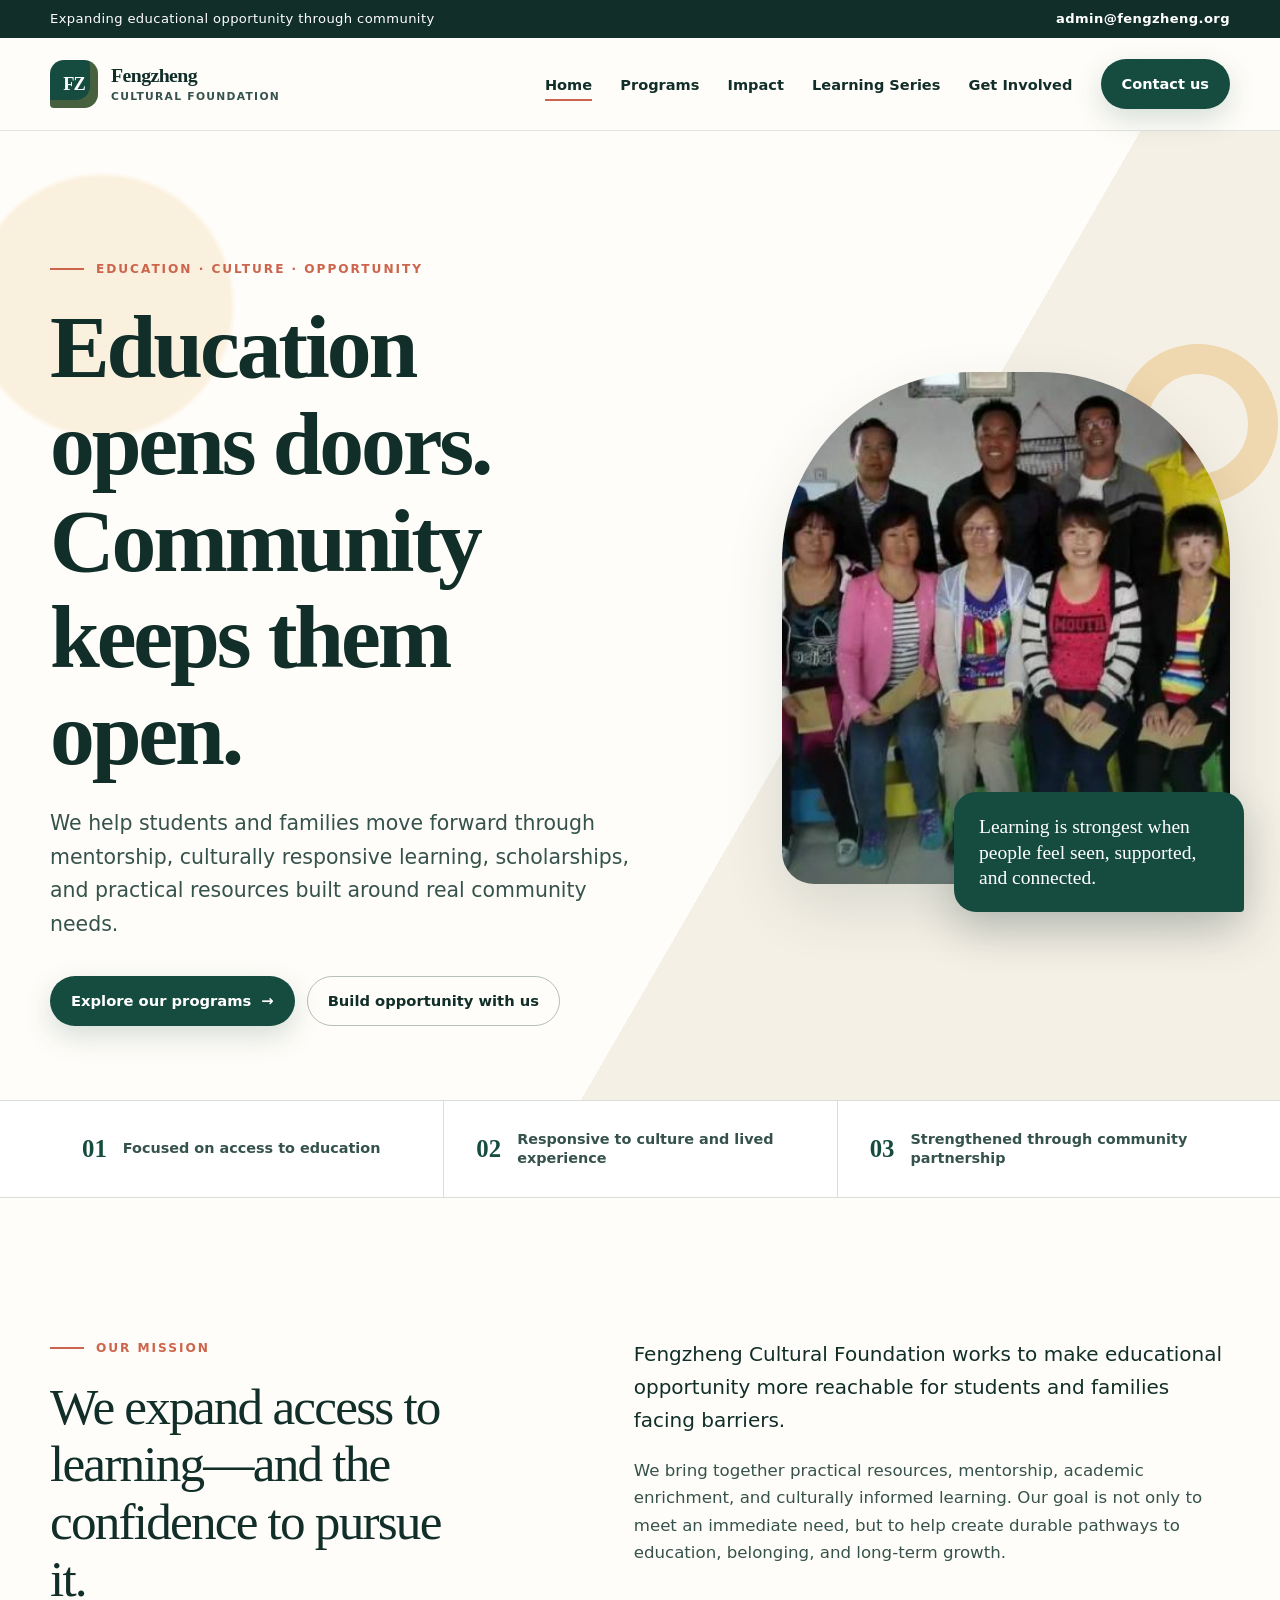
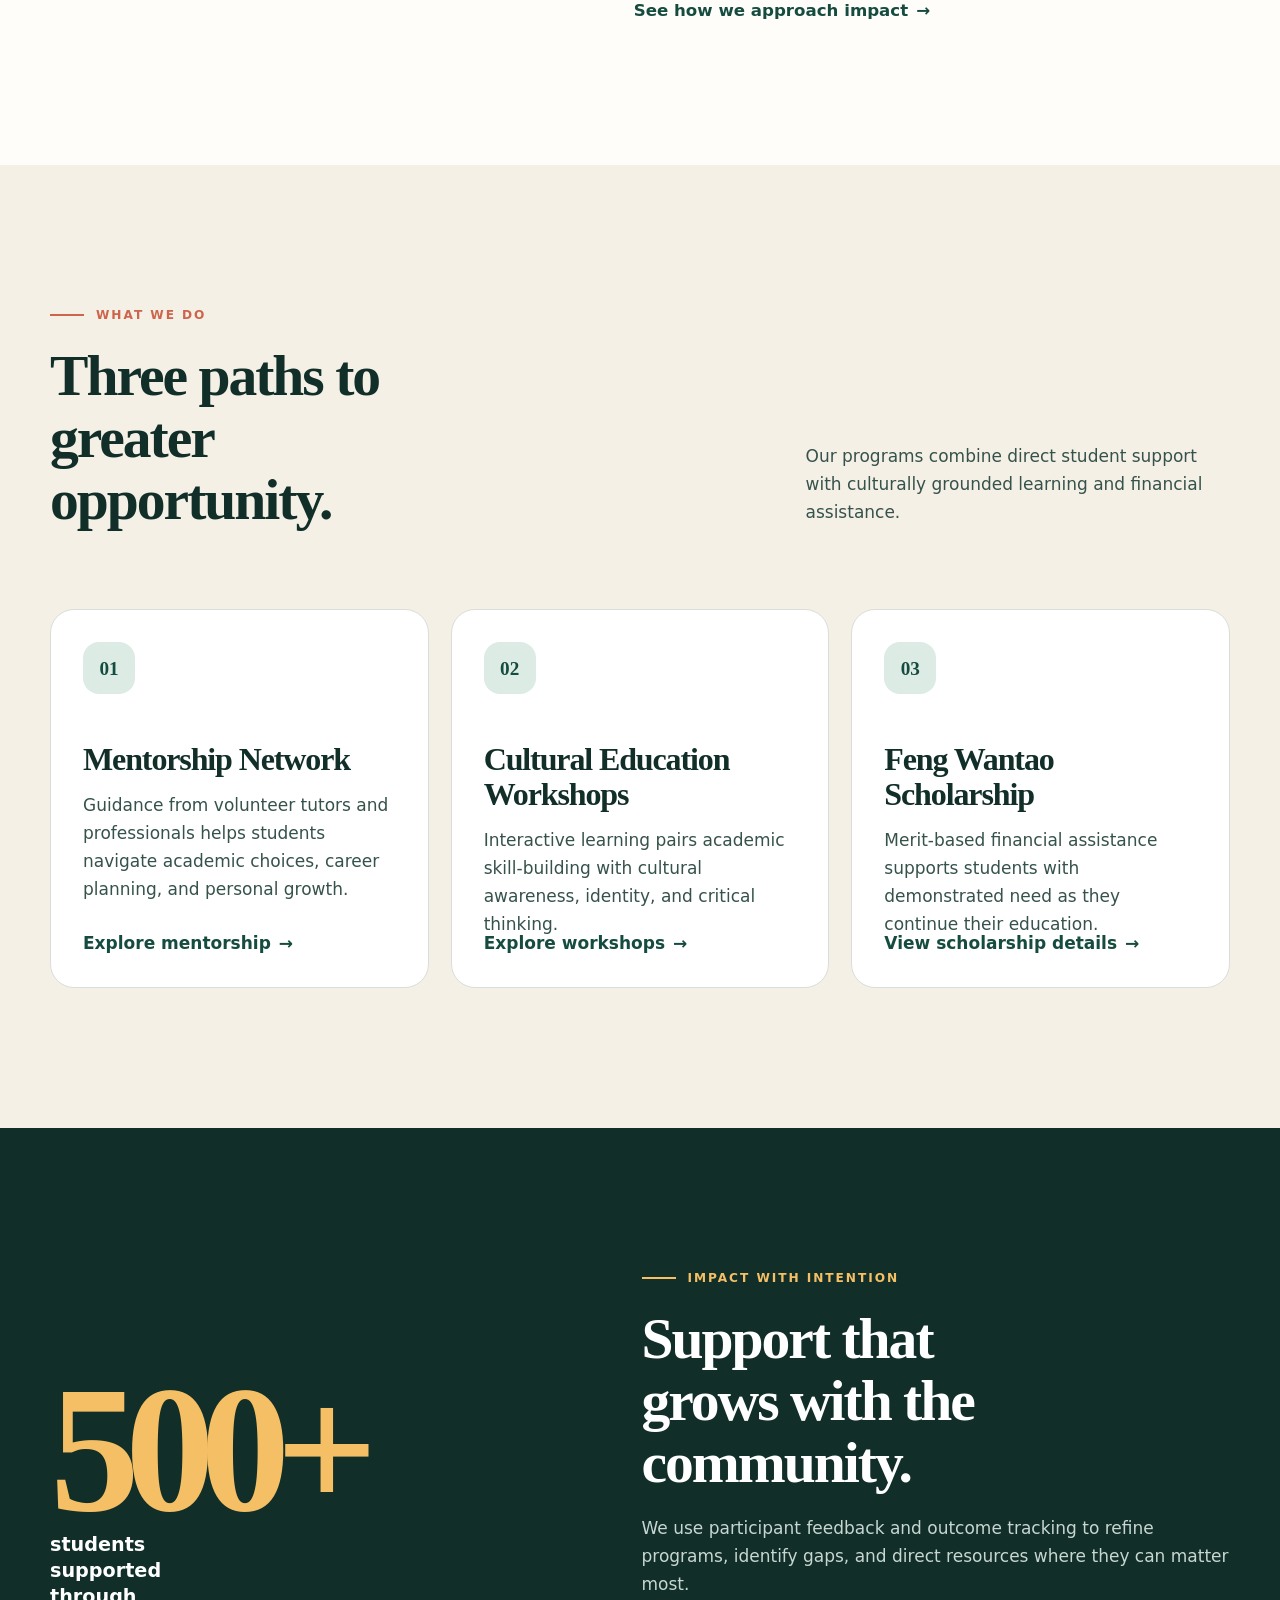
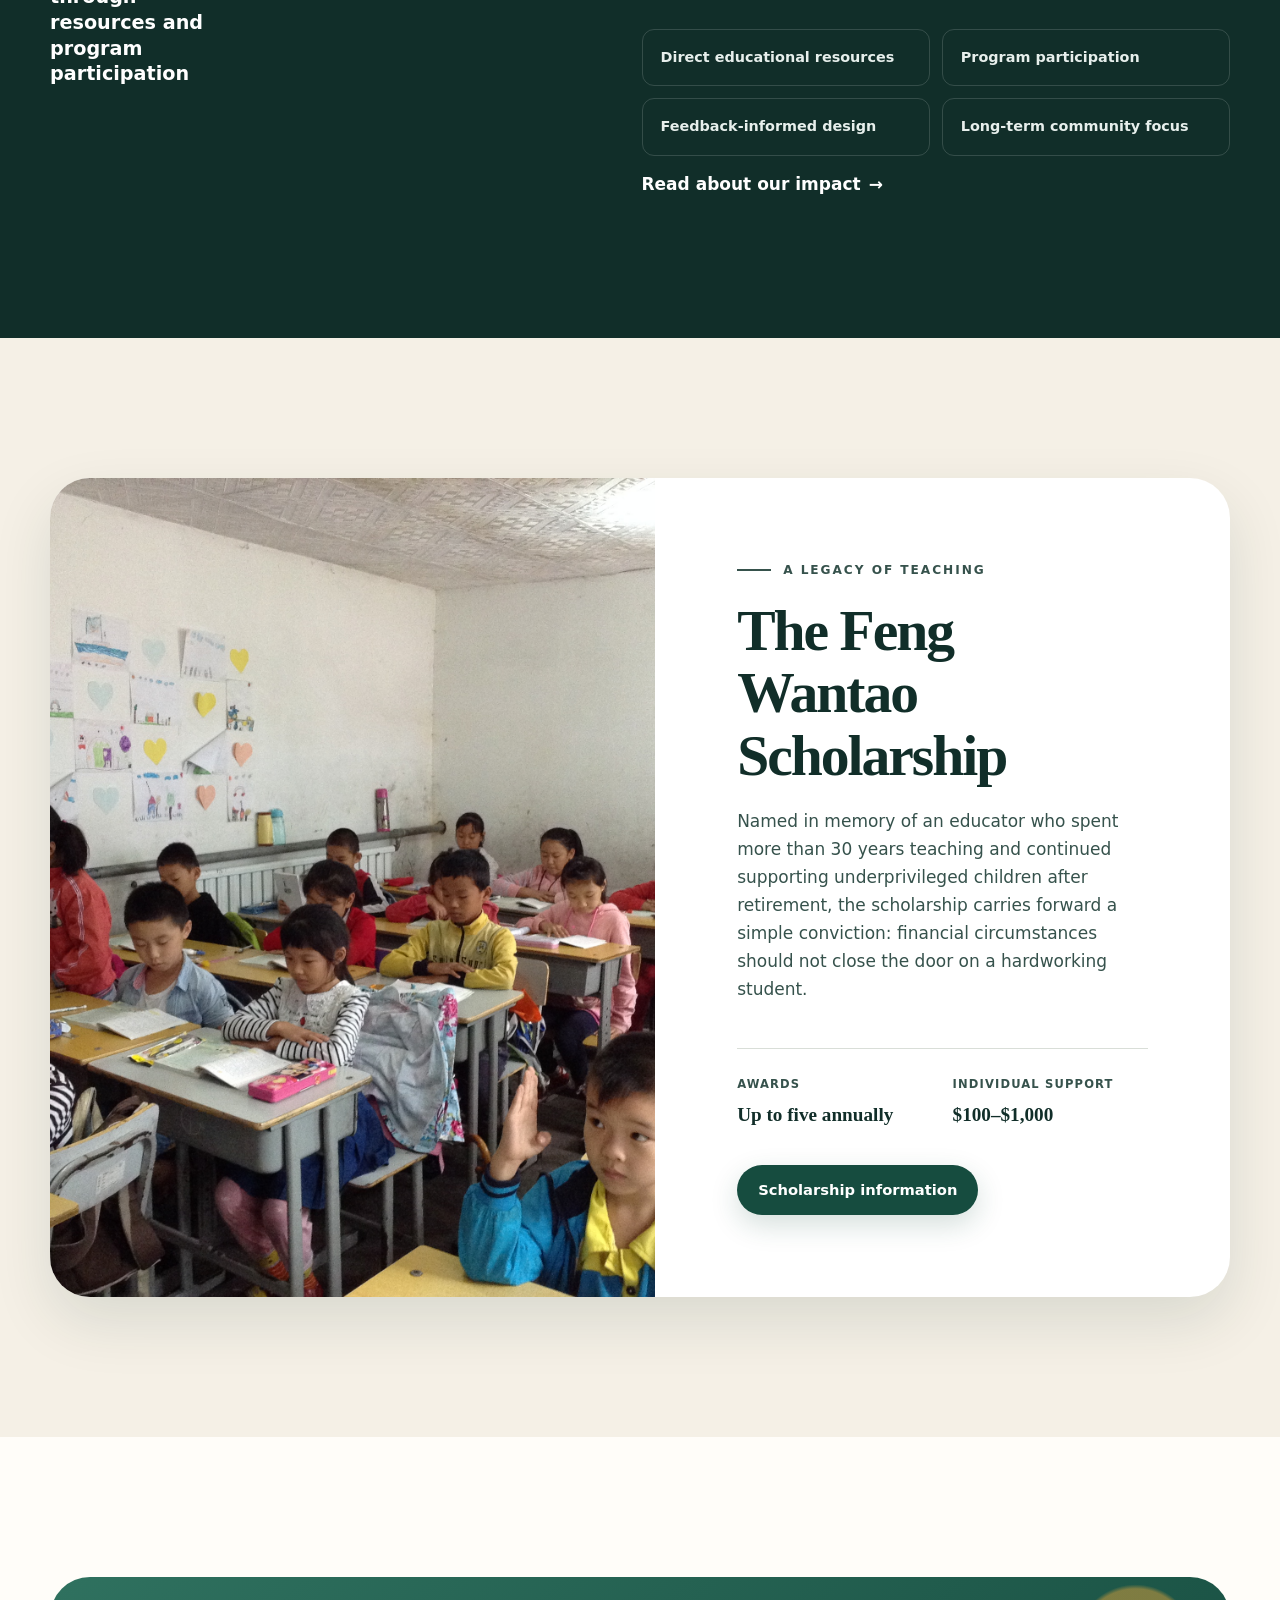
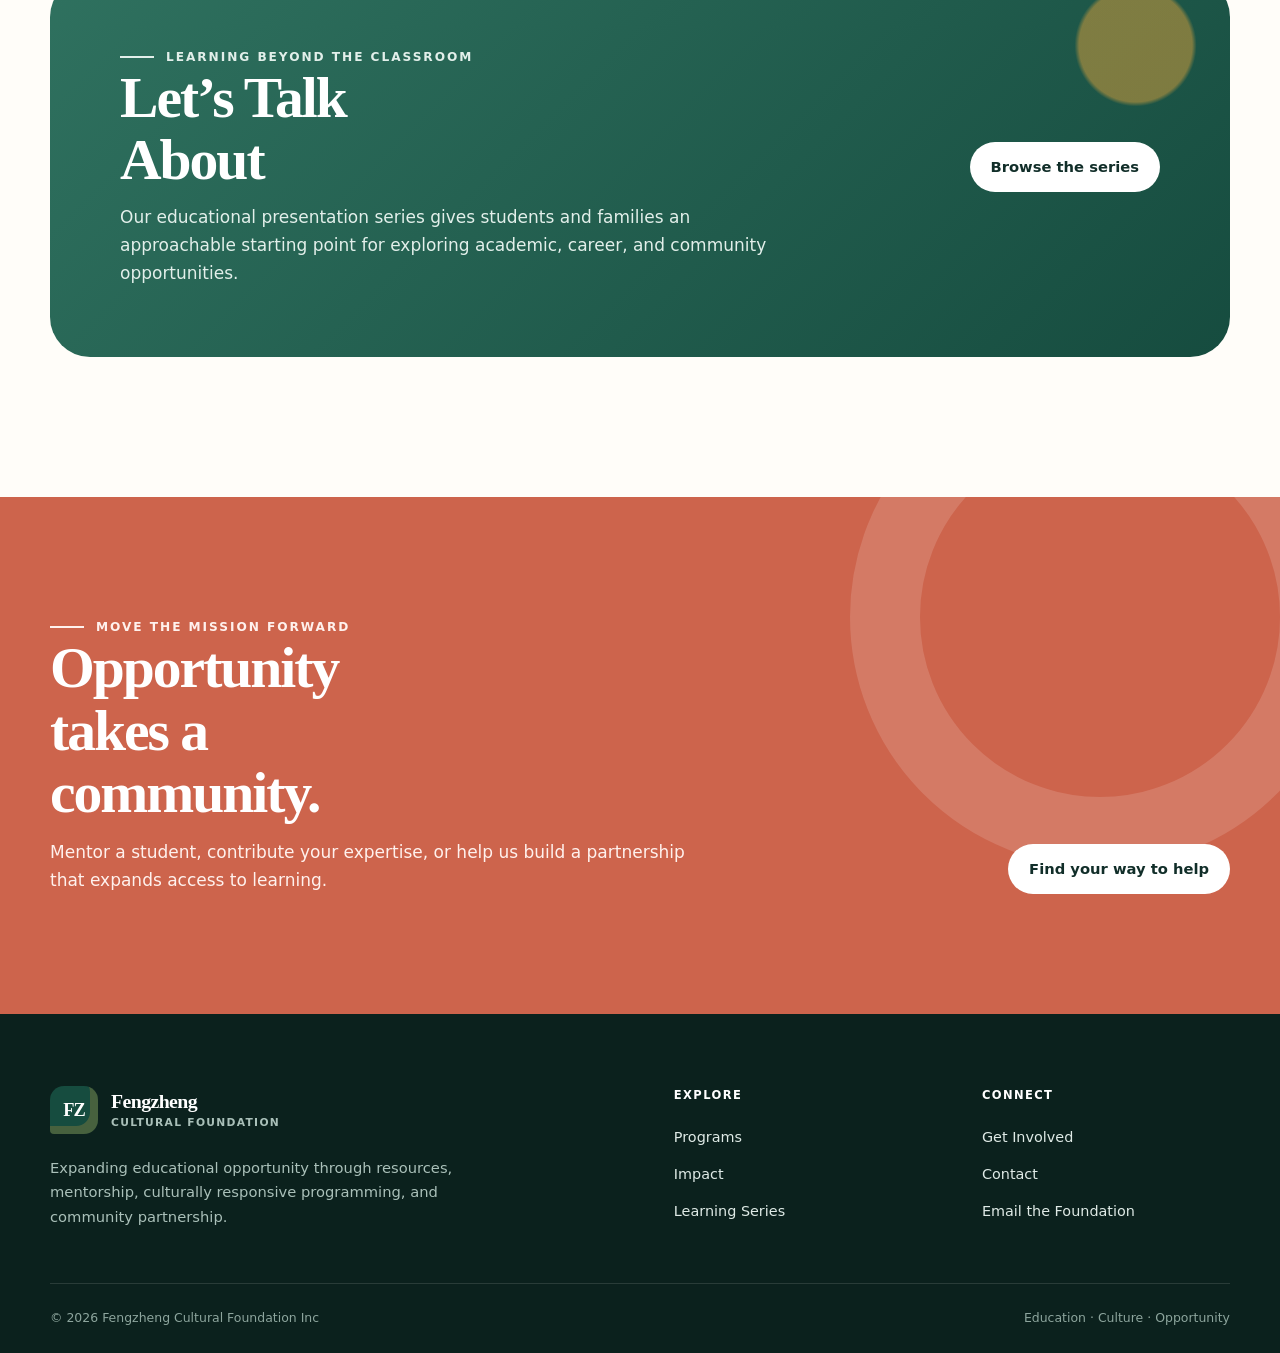
<file: index.html>
<!doctype html>
<html lang="en">
<head>
  <meta charset="utf-8">
  <meta name="viewport" content="width=device-width, initial-scale=1">
  <meta name="description" content="Fengzheng Cultural Foundation expands educational opportunity through mentorship, culturally responsive programs, scholarships, and community learning resources.">
  <meta name="theme-color" content="#164c3f">
  <meta property="og:type" content="website">
  <meta property="og:url" content="https://fengzheng.org/">
  <meta property="og:title" content="Fengzheng Cultural Foundation">
  <meta property="og:description" content="Education opens doors. Community keeps them open.">
  <meta property="og:image" content="https://fengzheng.org/images/og-fengzheng.png">
  <meta property="og:image:alt" content="Fengzheng Cultural Foundation — Education opens doors. Community keeps them open.">
  <meta name="twitter:card" content="summary_large_image">
  <meta name="twitter:title" content="Fengzheng Cultural Foundation">
  <meta name="twitter:description" content="Education opens doors. Community keeps them open.">
  <meta name="twitter:image" content="https://fengzheng.org/images/og-fengzheng.png">
  <link rel="canonical" href="https://fengzheng.org/">
  <link rel="stylesheet" href="styles.css">
  <title>Fengzheng Cultural Foundation | Education, Culture & Opportunity</title>
  <script type="application/ld+json">
    {
      "@context": "https://schema.org",
      "@type": "Organization",
      "name": "Fengzheng Cultural Foundation Inc",
      "url": "https://fengzheng.org/",
      "email": "admin@fengzheng.org",
      "description": "An educational foundation expanding access through mentorship, culturally responsive programs, scholarships, and community learning resources."
    }
  </script>
  <script src="script.js" defer></script>
</head>
<body>
  <a class="skip-link" href="#main-content">Skip to main content</a>

  <div class="announcement">
    <div class="wrap">
      <p>Expanding educational opportunity through community</p>
      <a href="mailto:admin@fengzheng.org">admin@fengzheng.org</a>
    </div>
  </div>

  <header class="site-header">
    <nav class="navbar wrap" aria-label="Main navigation">
      <a class="brand" href="index.html" aria-label="Fengzheng Cultural Foundation home">
        <span class="brand-mark" aria-hidden="true">FZ</span>
        <span class="brand-copy"><strong>Fengzheng</strong><span>Cultural Foundation</span></span>
      </a>
      <button class="menu-button" type="button" aria-expanded="false" aria-controls="site-navigation" aria-label="Open navigation" data-menu-button>
        <span class="menu-lines" aria-hidden="true"></span>
      </button>
      <ul class="nav-links" id="site-navigation" data-navigation>
        <li><a href="index.html" aria-current="page">Home</a></li>
        <li><a href="programs.html">Programs</a></li>
        <li><a href="impact.html">Impact</a></li>
        <li><a href="lets-talk-about.html">Learning Series</a></li>
        <li><a href="get-involved.html">Get Involved</a></li>
        <li><a class="nav-cta" href="contact.html">Contact us</a></li>
      </ul>
    </nav>
  </header>

  <main id="main-content">
    <section class="hero">
      <div class="hero-grid wrap">
        <div class="hero-copy">
          <p class="eyebrow">Education · Culture · Opportunity</p>
          <h1>Education opens doors. Community keeps them open.</h1>
          <p>We help students and families move forward through mentorship, culturally responsive learning, scholarships, and practical resources built around real community needs.</p>
          <div class="hero-actions">
            <a class="button button-primary" href="programs.html">Explore our programs <span aria-hidden="true">→</span></a>
            <a class="button button-secondary" href="get-involved.html">Build opportunity with us</a>
          </div>
        </div>
        <div class="hero-visual" aria-label="Students learning together in a community setting">
          <span class="hero-shape" aria-hidden="true"></span>
          <div class="hero-photo">
            <img src="images/community.jpg" width="800" height="450" alt="Students participating in a community learning activity">
          </div>
          <div class="hero-note">Learning is strongest when people feel seen, supported, and connected.</div>
        </div>
      </div>
    </section>

    <section class="proof-bar" aria-label="Our approach">
      <div class="proof-grid wrap">
        <div class="proof-item"><span class="proof-number" aria-hidden="true">01</span><span>Focused on access to education</span></div>
        <div class="proof-item"><span class="proof-number" aria-hidden="true">02</span><span>Responsive to culture and lived experience</span></div>
        <div class="proof-item"><span class="proof-number" aria-hidden="true">03</span><span>Strengthened through community partnership</span></div>
      </div>
    </section>

    <section class="section">
      <div class="mission-grid wrap reveal">
        <div>
          <p class="eyebrow">Our mission</p>
          <p class="mission-statement">We expand access to learning—and the confidence to pursue it.</p>
        </div>
        <div class="mission-copy">
          <p>Fengzheng Cultural Foundation works to make educational opportunity more reachable for students and families facing barriers.</p>
          <p>We bring together practical resources, mentorship, academic enrichment, and culturally informed learning. Our goal is not only to meet an immediate need, but to help create durable pathways to education, belonging, and long-term growth.</p>
          <a class="text-link" href="impact.html">See how we approach impact</a>
        </div>
      </div>
    </section>

    <section class="section section-cream">
      <div class="wrap">
        <div class="section-heading reveal">
          <div>
            <p class="eyebrow">What we do</p>
            <h2>Three paths to greater opportunity.</h2>
          </div>
          <p>Our programs combine direct student support with culturally grounded learning and financial assistance.</p>
        </div>
        <div class="cards">
          <article class="card reveal">
            <span class="card-number">01</span>
            <h3>Mentorship Network</h3>
            <p>Guidance from volunteer tutors and professionals helps students navigate academic choices, career planning, and personal growth.</p>
            <a class="text-link" href="programs.html#mentorship">Explore mentorship</a>
          </article>
          <article class="card reveal">
            <span class="card-number">02</span>
            <h3>Cultural Education Workshops</h3>
            <p>Interactive learning pairs academic skill-building with cultural awareness, identity, and critical thinking.</p>
            <a class="text-link" href="programs.html#workshops">Explore workshops</a>
          </article>
          <article class="card reveal">
            <span class="card-number">03</span>
            <h3>Feng Wantao Scholarship</h3>
            <p>Merit-based financial assistance supports students with demonstrated need as they continue their education.</p>
            <a class="text-link" href="programs.html#scholarship">View scholarship details</a>
          </article>
        </div>
      </div>
    </section>

    <section class="section section-dark">
      <div class="impact-grid wrap">
        <div class="reveal">
          <div class="impact-number">500+</div>
          <p class="impact-label">students supported through resources and program participation</p>
        </div>
        <div class="impact-copy reveal">
          <p class="eyebrow">Impact with intention</p>
          <h2>Support that grows with the community.</h2>
          <p>We use participant feedback and outcome tracking to refine programs, identify gaps, and direct resources where they can matter most.</p>
          <ul class="impact-points">
            <li>Direct educational resources</li>
            <li>Program participation</li>
            <li>Feedback-informed design</li>
            <li>Long-term community focus</li>
          </ul>
          <a class="text-link" href="impact.html">Read about our impact</a>
        </div>
      </div>
    </section>

    <section class="section section-cream">
      <div class="feature wrap reveal">
        <div class="feature-image">
          <img src="images/education.jpg" width="2592" height="1936" alt="A student engaging with educational material">
        </div>
        <div class="feature-copy">
          <p class="eyebrow">A legacy of teaching</p>
          <h2>The Feng Wantao Scholarship</h2>
          <p>Named in memory of an educator who spent more than 30 years teaching and continued supporting underprivileged children after retirement, the scholarship carries forward a simple conviction: financial circumstances should not close the door on a hardworking student.</p>
          <div class="feature-meta">
            <div><strong>Awards</strong><span>Up to five annually</span></div>
            <div><strong>Individual support</strong><span>$100–$1,000</span></div>
          </div>
          <a class="button button-primary" href="programs.html#scholarship">Scholarship information</a>
        </div>
      </div>
    </section>

    <section class="section">
      <div class="talk-banner wrap reveal">
        <div>
          <p class="eyebrow">Learning beyond the classroom</p>
          <h2>Let’s Talk About</h2>
          <p>Our educational presentation series gives students and families an approachable starting point for exploring academic, career, and community opportunities.</p>
        </div>
        <a class="button button-light" href="lets-talk-about.html">Browse the series</a>
      </div>
    </section>

    <section class="cta">
      <div class="cta-inner wrap reveal">
        <div>
          <p class="eyebrow">Move the mission forward</p>
          <h2>Opportunity takes a community.</h2>
          <p>Mentor a student, contribute your expertise, or help us build a partnership that expands access to learning.</p>
        </div>
        <a class="button button-light" href="get-involved.html">Find your way to help</a>
      </div>
    </section>
  </main>

  <footer class="site-footer">
    <div class="footer-main wrap">
      <div>
        <a class="brand" href="index.html" aria-label="Fengzheng Cultural Foundation home">
          <span class="brand-mark" aria-hidden="true">FZ</span>
          <span class="brand-copy"><strong>Fengzheng</strong><span>Cultural Foundation</span></span>
        </a>
        <p class="footer-blurb">Expanding educational opportunity through resources, mentorship, culturally responsive programming, and community partnership.</p>
      </div>
      <div>
        <strong class="footer-title">Explore</strong>
        <ul class="footer-links">
          <li><a href="programs.html">Programs</a></li>
          <li><a href="impact.html">Impact</a></li>
          <li><a href="lets-talk-about.html">Learning Series</a></li>
        </ul>
      </div>
      <div>
        <strong class="footer-title">Connect</strong>
        <ul class="footer-links">
          <li><a href="get-involved.html">Get Involved</a></li>
          <li><a href="contact.html">Contact</a></li>
          <li><a href="mailto:admin@fengzheng.org">Email the Foundation</a></li>
        </ul>
      </div>
    </div>
    <div class="footer-bottom wrap">
      <span>© <span data-year>2026</span> Fengzheng Cultural Foundation Inc</span>
      <span>Education · Culture · Opportunity</span>
    </div>
  </footer>
</body>
</html>
</file>
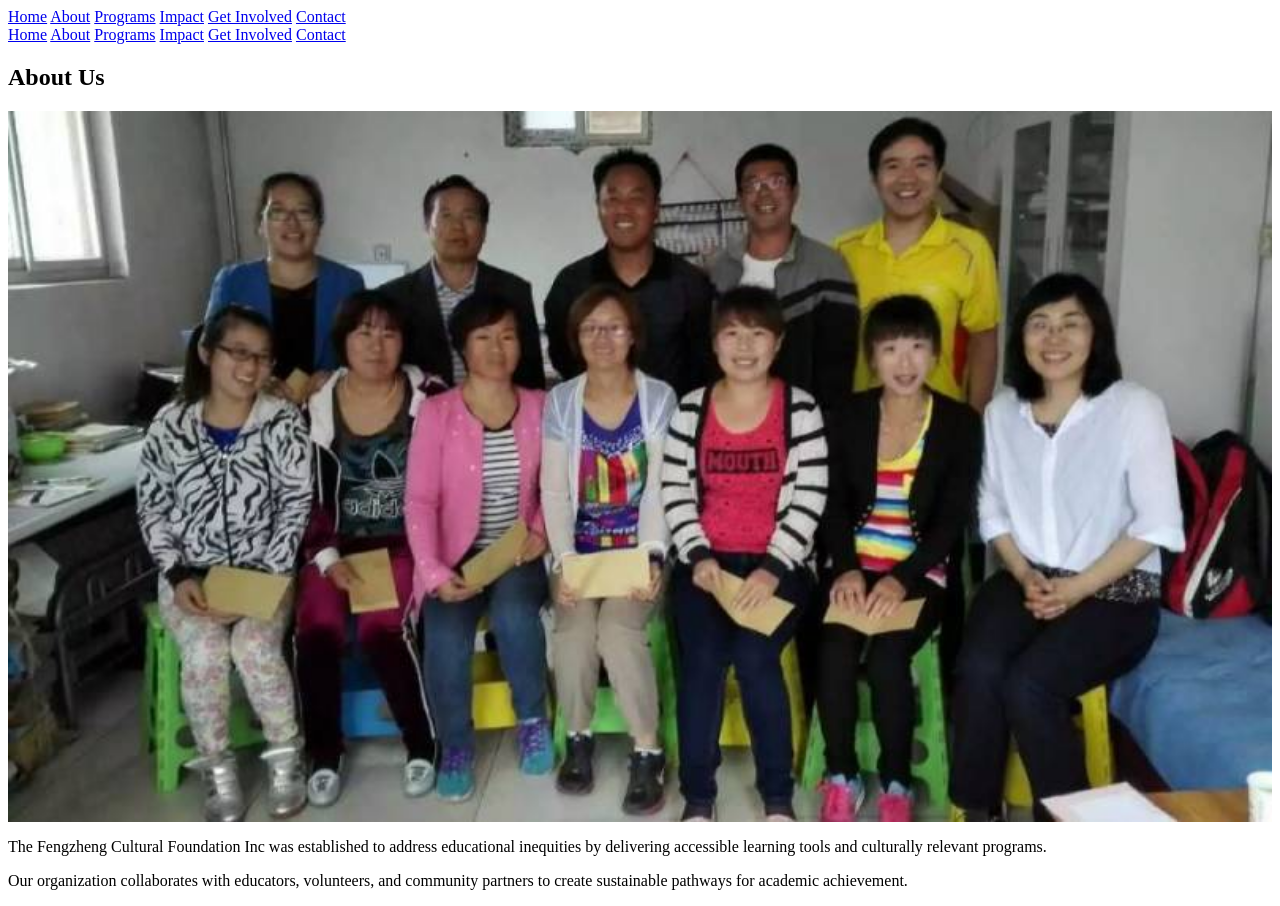
<file: about.html>
<nav>
  <a href="index.html">Home</a>
  <a href="about.html">About</a>
  <a href="programs.html">Programs</a>
  <a href="impact.html">Impact</a>
  <a href="get-involved.html">Get Involved</a>
  <a href="contact.html">Contact</a>
</nav>
<!DOCTYPE html>
<html>
<head>
<title>About - Fengzheng Cultural Foundation</title>
<link rel="stylesheet" href="">
</head>

<body>

<nav>
  <a href="index.html">Home</a>
  <a href="about.html">About</a>
  <a href="programs.html">Programs</a>
  <a href="impact.html">Impact</a>
  <a href="get-involved.html">Get Involved</a>
  <a href="contact.html">Contact</a>
</nav>

<section>
<h1>About Us</h1>
<img src="images/community.jpg" width="100%">

<p>The Fengzheng Cultural Foundation Inc was established to address educational inequities by delivering accessible learning tools and culturally relevant programs.</p>

<p>Our organization collaborates with educators, volunteers, and community partners to create sustainable pathways for academic achievement.</p>

</section>

</body>
</html>
</file>
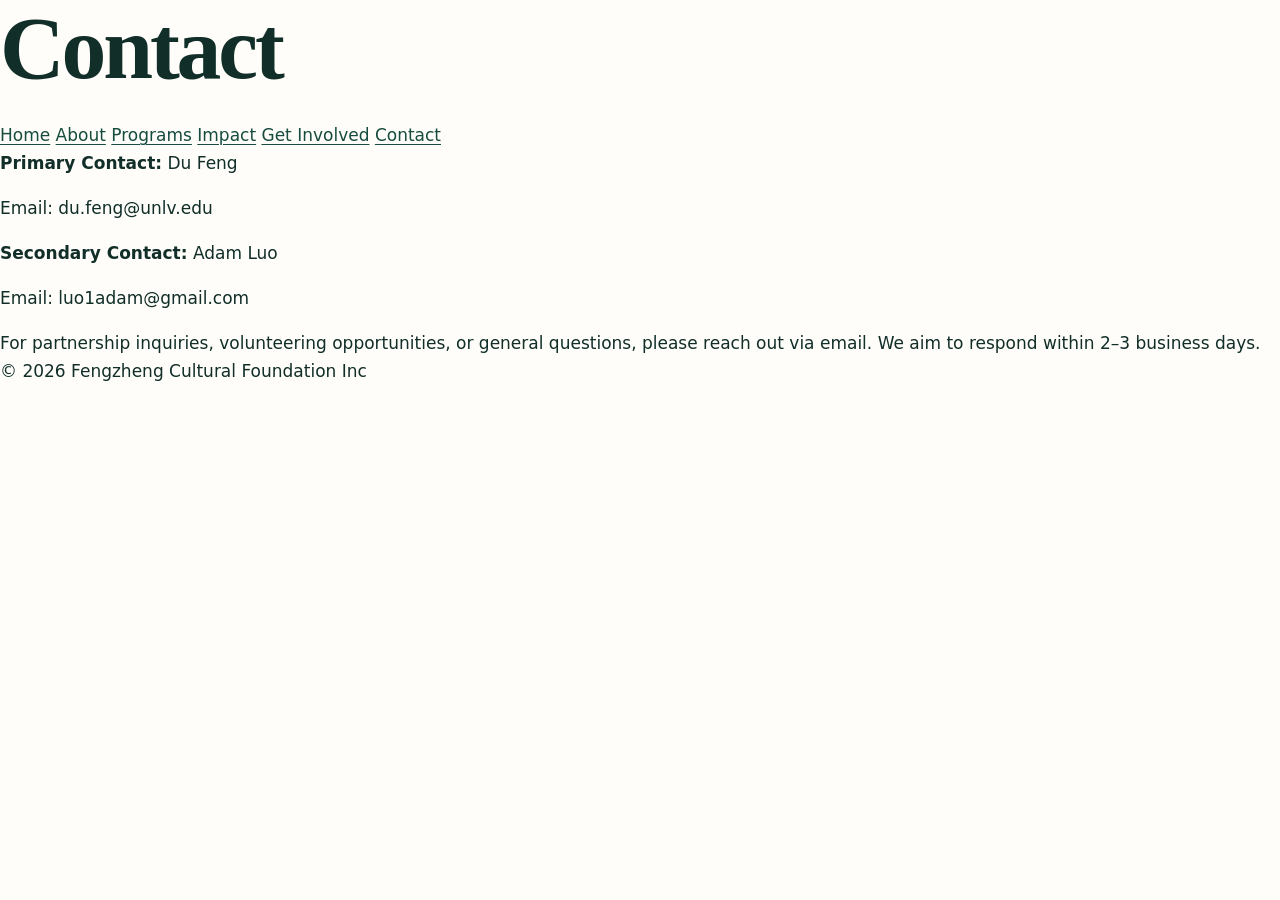
<file: contact.html>
<!DOCTYPE html>
<html>
<head>
<title>Contact</title>
<link rel="stylesheet" href="styles.css">
</head>
<body>

<header><h1>Contact</h1></header>

<nav>
<a href="index.html">Home</a>
<a href="about.html">About</a>
<a href="programs.html">Programs</a>
<a href="impact.html">Impact</a>
<a href="get-involved.html">Get Involved</a>
<a href="contact.html">Contact</a>
</nav>

<div class="container">
<p><strong>Primary Contact:</strong> Du Feng</p>
<p>Email: du.feng@unlv.edu</p>

<p><strong>Secondary Contact:</strong> Adam Luo</p>
<p>Email: luo1adam@gmail.com</p>

<p>For partnership inquiries, volunteering opportunities, or general questions, please reach out via email. We aim to respond within 2–3 business days.</p>
</div>

<footer>© 2026 Fengzheng Cultural Foundation Inc</footer>

</body>
</html>
</file>
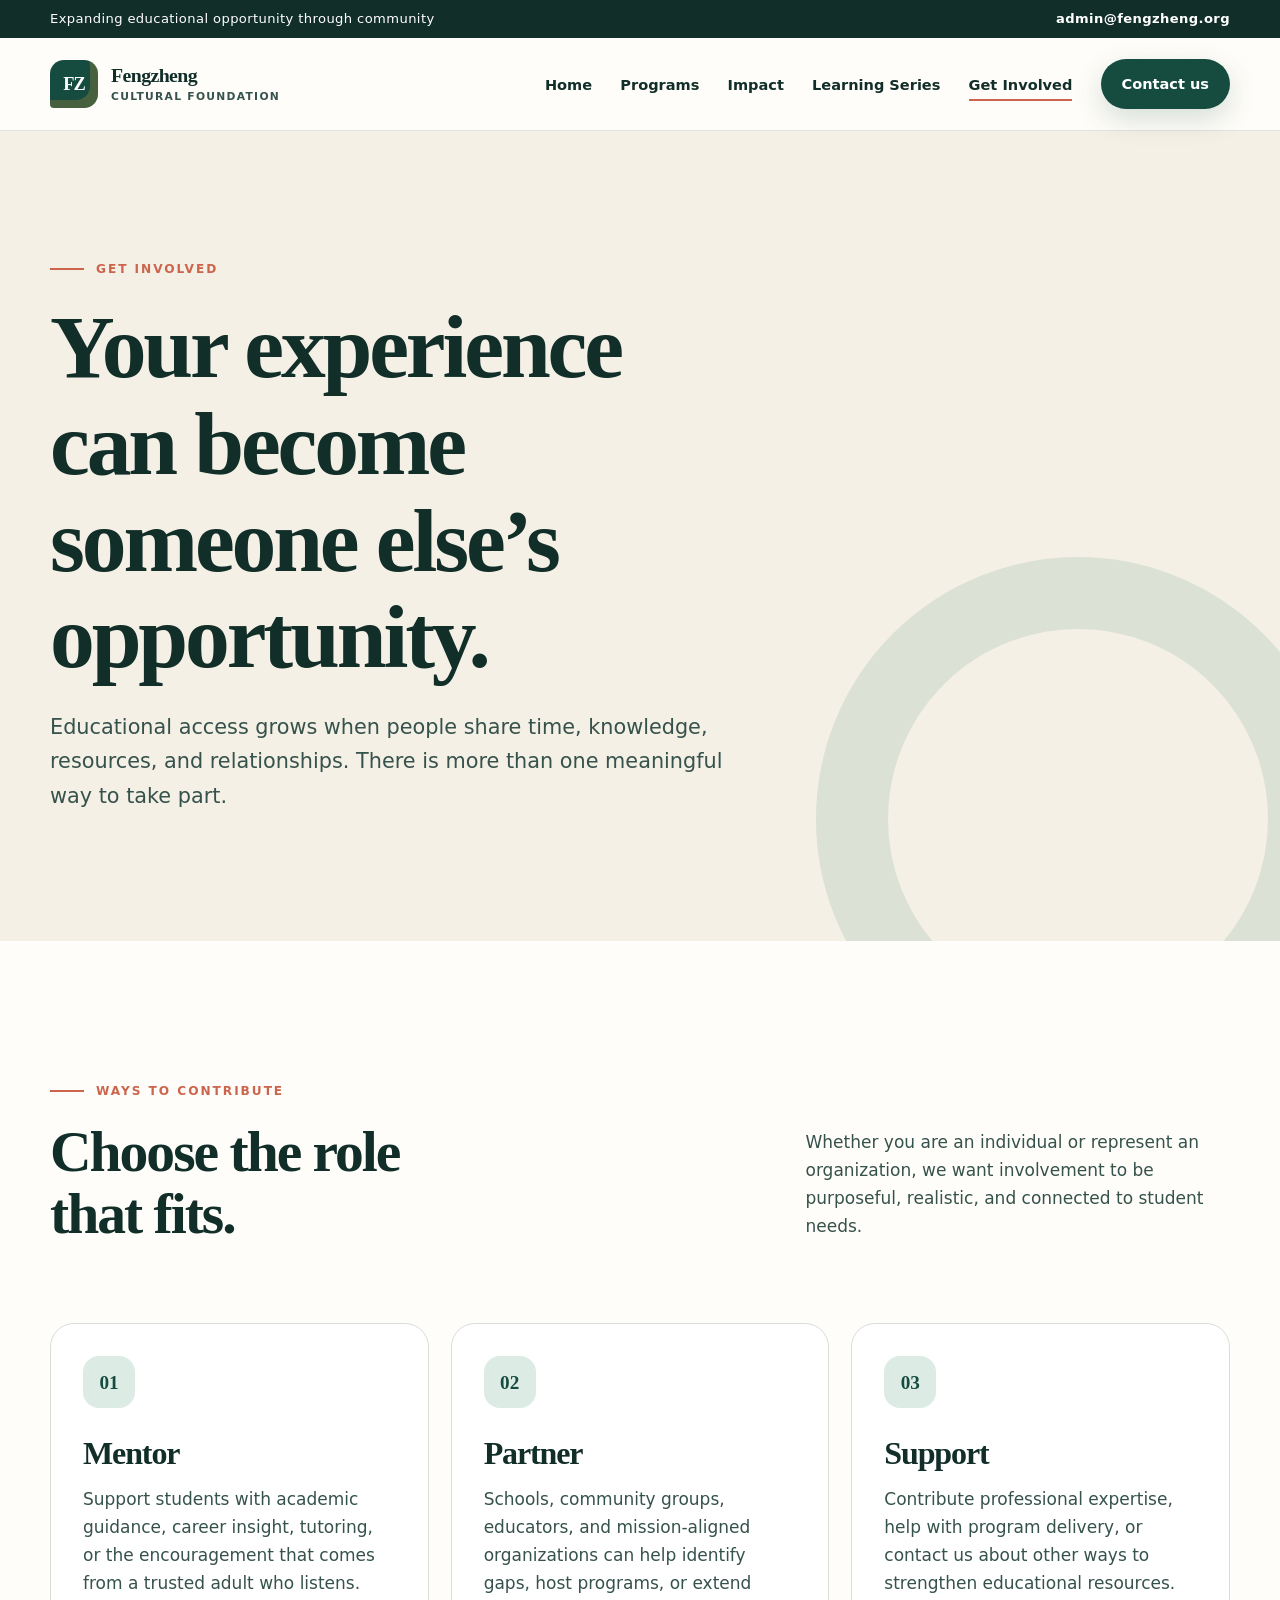
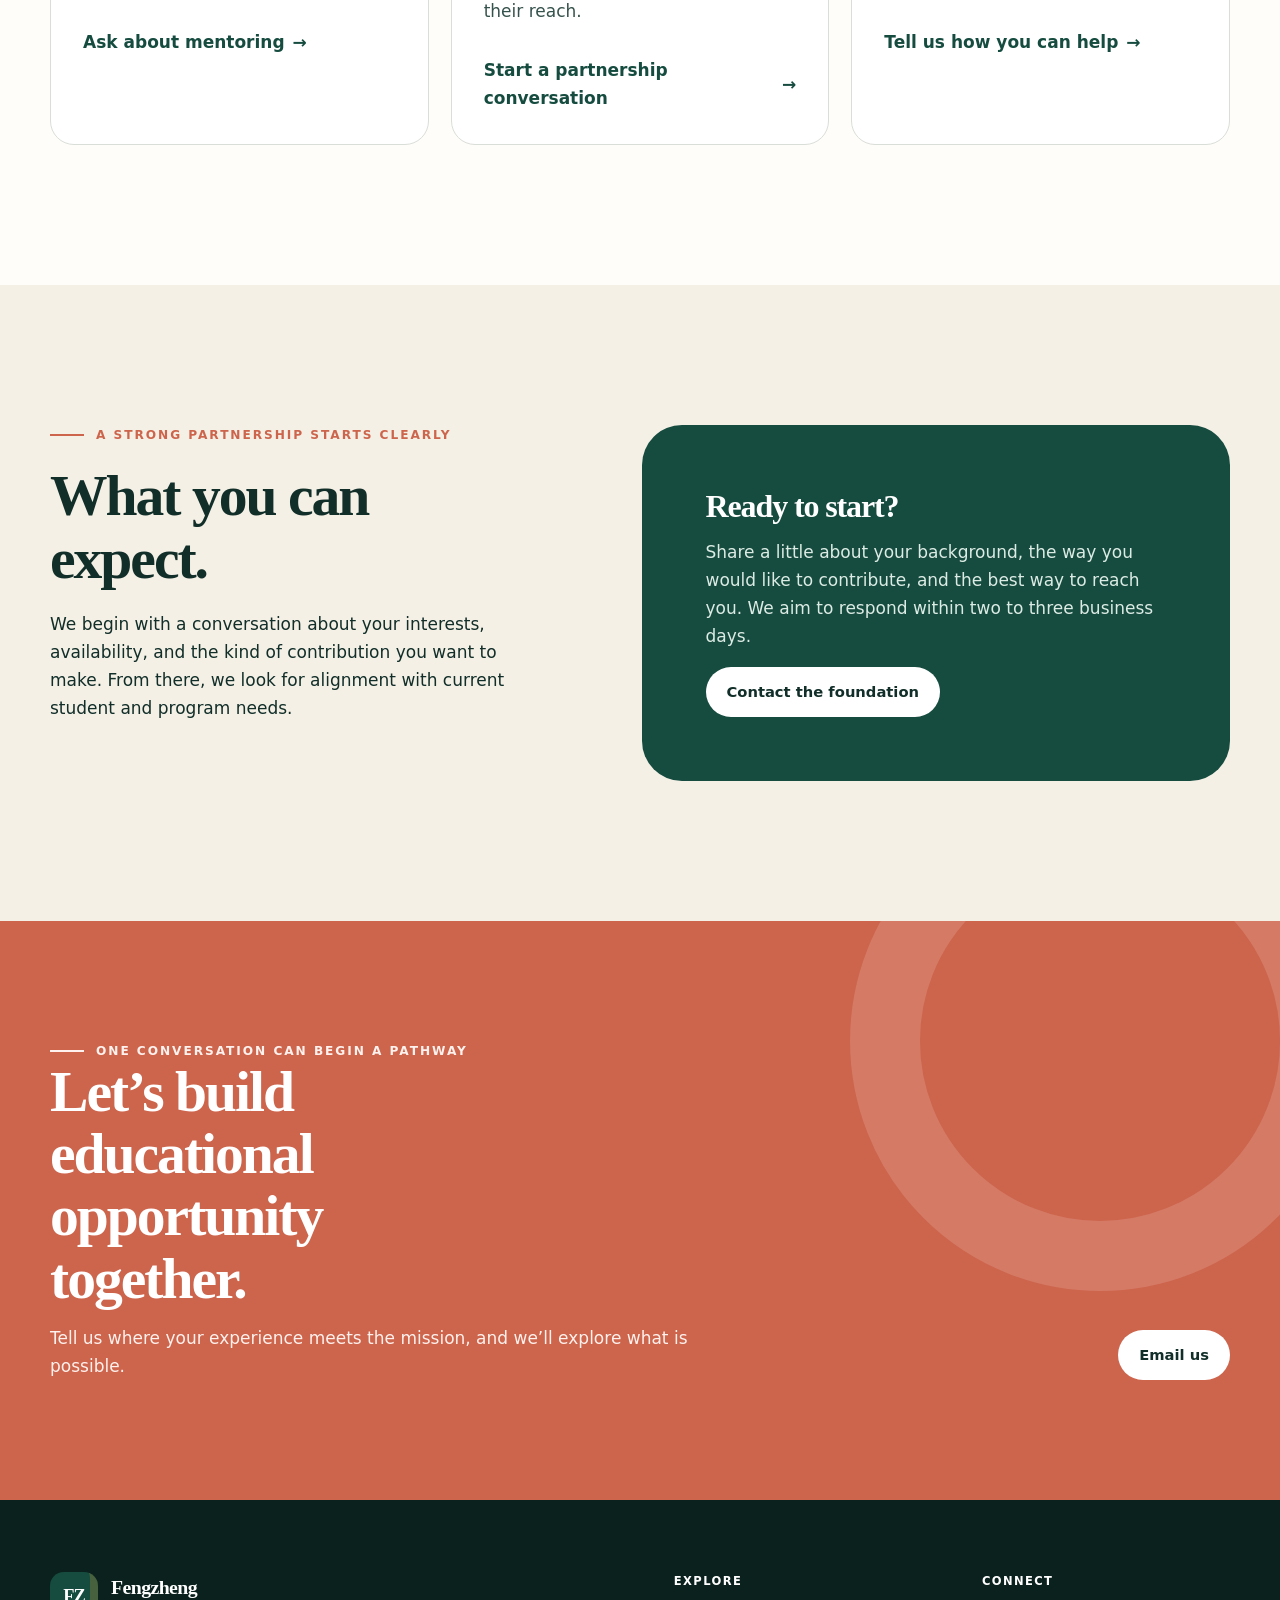
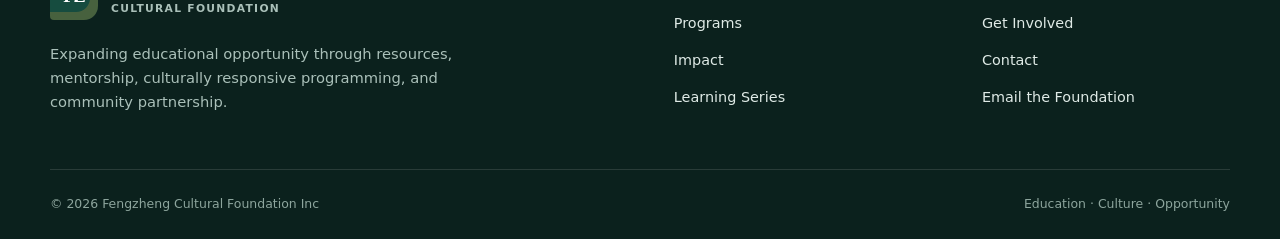
<file: get-involved.html>
<!doctype html>
<html lang="en">
<head>
  <meta charset="utf-8">
  <meta name="viewport" content="width=device-width, initial-scale=1">
  <meta name="description" content="Mentor students, partner with Fengzheng Cultural Foundation, or support educational access in your community.">
  <meta name="theme-color" content="#164c3f">
  <link rel="canonical" href="https://fengzheng.org/get-involved.html">
  <link rel="stylesheet" href="styles.css">
  <title>Get Involved | Fengzheng Cultural Foundation</title>
  <script src="script.js" defer></script>
</head>
<body>
  <a class="skip-link" href="#main-content">Skip to main content</a>
  <div class="announcement"><div class="wrap"><p>Expanding educational opportunity through community</p><a href="mailto:admin@fengzheng.org">admin@fengzheng.org</a></div></div>
  <header class="site-header"><nav class="navbar wrap" aria-label="Main navigation">
    <a class="brand" href="index.html" aria-label="Fengzheng Cultural Foundation home"><span class="brand-mark" aria-hidden="true">FZ</span><span class="brand-copy"><strong>Fengzheng</strong><span>Cultural Foundation</span></span></a>
    <button class="menu-button" type="button" aria-expanded="false" aria-controls="site-navigation" aria-label="Open navigation" data-menu-button><span class="menu-lines" aria-hidden="true"></span></button>
    <ul class="nav-links" id="site-navigation" data-navigation><li><a href="index.html">Home</a></li><li><a href="programs.html">Programs</a></li><li><a href="impact.html">Impact</a></li><li><a href="lets-talk-about.html">Learning Series</a></li><li><a href="get-involved.html" aria-current="page">Get Involved</a></li><li><a class="nav-cta" href="contact.html">Contact us</a></li></ul>
  </nav></header>

  <main id="main-content">
    <section class="page-hero"><div class="wrap"><p class="eyebrow">Get involved</p><h1>Your experience can become someone else’s opportunity.</h1><p>Educational access grows when people share time, knowledge, resources, and relationships. There is more than one meaningful way to take part.</p></div></section>

    <section class="section"><div class="wrap">
      <div class="section-heading reveal"><div><p class="eyebrow">Ways to contribute</p><h2>Choose the role that fits.</h2></div><p>Whether you are an individual or represent an organization, we want involvement to be purposeful, realistic, and connected to student needs.</p></div>
      <div class="involve-grid">
        <article class="involve-card reveal"><span class="card-number">01</span><h3>Mentor</h3><p>Support students with academic guidance, career insight, tutoring, or the encouragement that comes from a trusted adult who listens.</p><a class="text-link" href="mailto:admin@fengzheng.org?subject=I%20want%20to%20mentor">Ask about mentoring</a></article>
        <article class="involve-card reveal"><span class="card-number">02</span><h3>Partner</h3><p>Schools, community groups, educators, and mission-aligned organizations can help identify gaps, host programs, or extend their reach.</p><a class="text-link" href="mailto:admin@fengzheng.org?subject=Partnership%20inquiry">Start a partnership conversation</a></article>
        <article class="involve-card reveal"><span class="card-number">03</span><h3>Support</h3><p>Contribute professional expertise, help with program delivery, or contact us about other ways to strengthen educational resources.</p><a class="text-link" href="mailto:admin@fengzheng.org?subject=Supporting%20Fengzheng">Tell us how you can help</a></article>
      </div>
    </div></section>

    <section class="section section-cream"><div class="legacy-grid wrap">
      <div class="reveal"><p class="eyebrow">A strong partnership starts clearly</p><h2>What you can expect.</h2><p>We begin with a conversation about your interests, availability, and the kind of contribution you want to make. From there, we look for alignment with current student and program needs.</p></div>
      <div class="callout reveal"><h3>Ready to start?</h3><p>Share a little about your background, the way you would like to contribute, and the best way to reach you. We aim to respond within two to three business days.</p><a class="button button-light" href="contact.html">Contact the foundation</a></div>
    </div></section>

    <section class="cta"><div class="cta-inner wrap reveal"><div><p class="eyebrow">One conversation can begin a pathway</p><h2>Let’s build educational opportunity together.</h2><p>Tell us where your experience meets the mission, and we’ll explore what is possible.</p></div><a class="button button-light" href="mailto:admin@fengzheng.org?subject=Get%20Involved%20with%20Fengzheng">Email us</a></div></section>
  </main>

  <footer class="site-footer"><div class="footer-main wrap">
    <div><a class="brand" href="index.html"><span class="brand-mark" aria-hidden="true">FZ</span><span class="brand-copy"><strong>Fengzheng</strong><span>Cultural Foundation</span></span></a><p class="footer-blurb">Expanding educational opportunity through resources, mentorship, culturally responsive programming, and community partnership.</p></div>
    <div><strong class="footer-title">Explore</strong><ul class="footer-links"><li><a href="programs.html">Programs</a></li><li><a href="impact.html">Impact</a></li><li><a href="lets-talk-about.html">Learning Series</a></li></ul></div>
    <div><strong class="footer-title">Connect</strong><ul class="footer-links"><li><a href="get-involved.html">Get Involved</a></li><li><a href="contact.html">Contact</a></li><li><a href="mailto:admin@fengzheng.org">Email the Foundation</a></li></ul></div>
  </div><div class="footer-bottom wrap"><span>© <span data-year>2026</span> Fengzheng Cultural Foundation Inc</span><span>Education · Culture · Opportunity</span></div></footer>
</body>
</html>
</file>
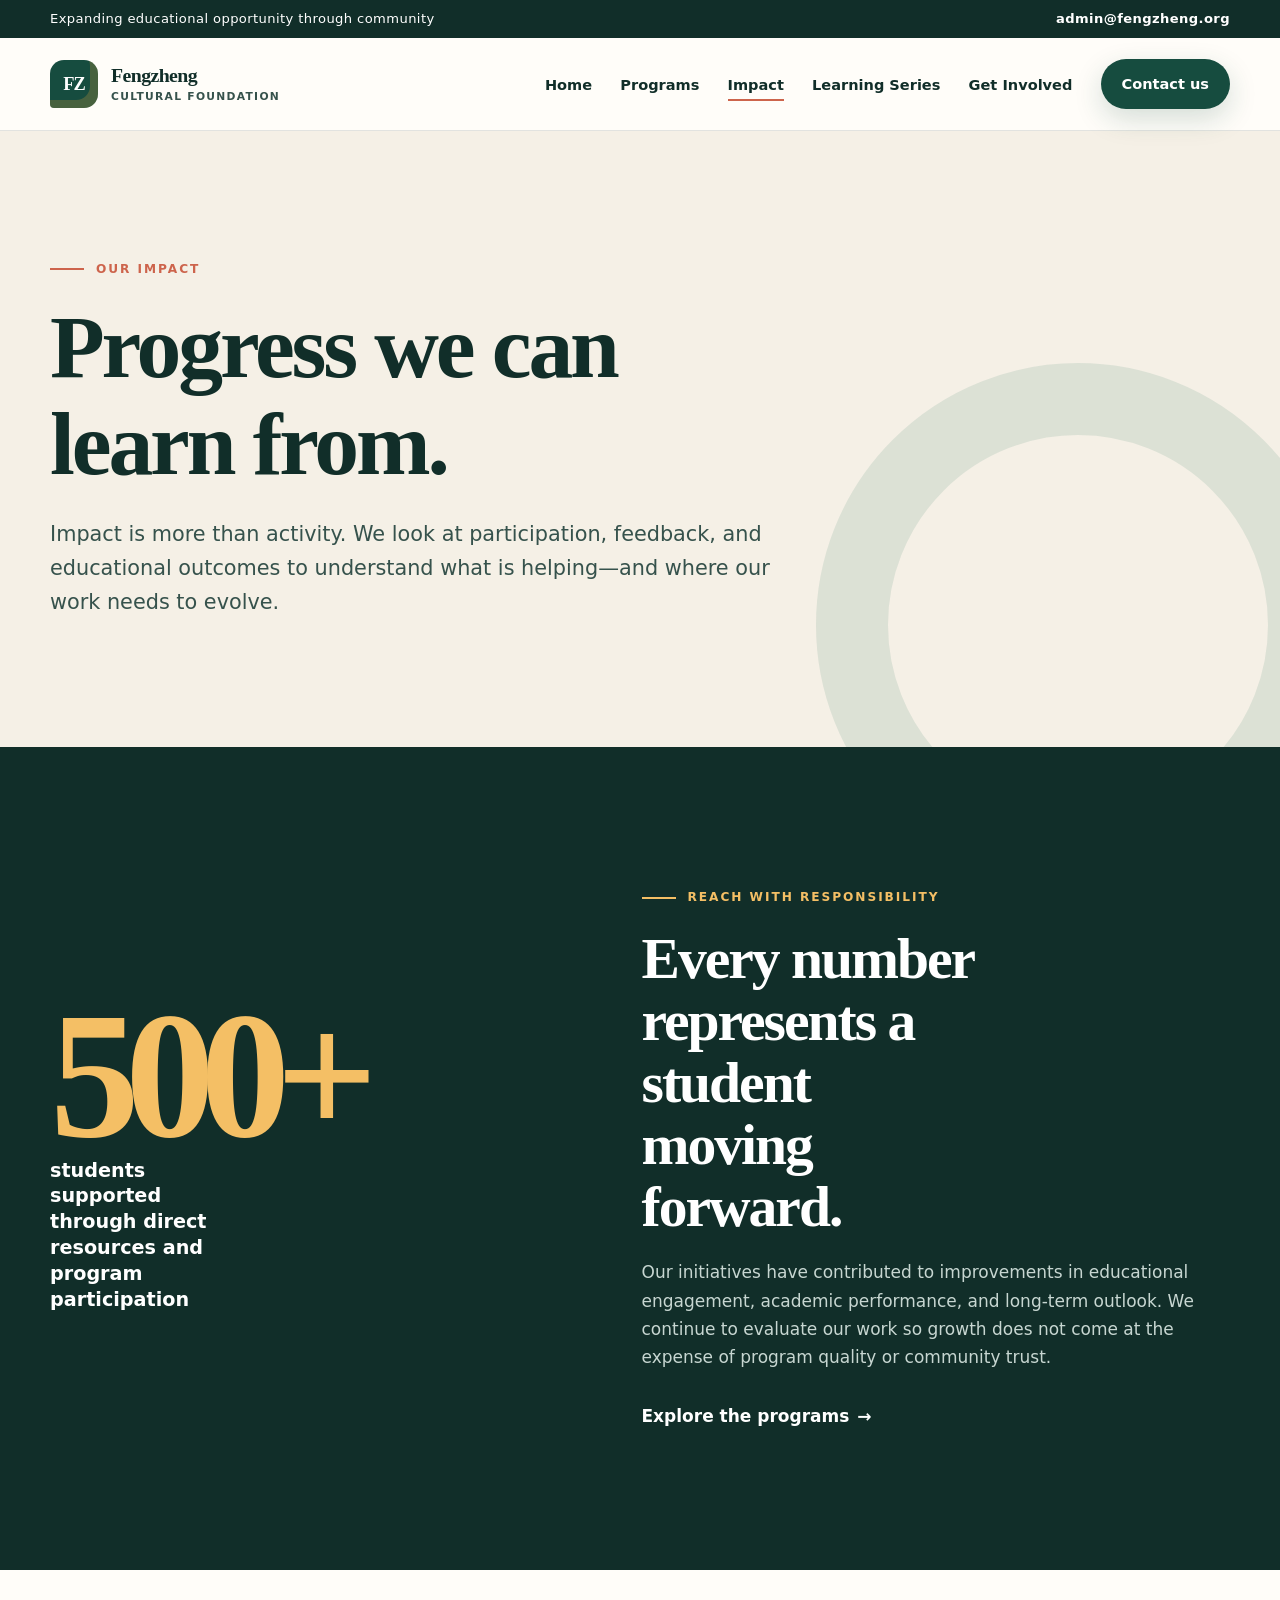
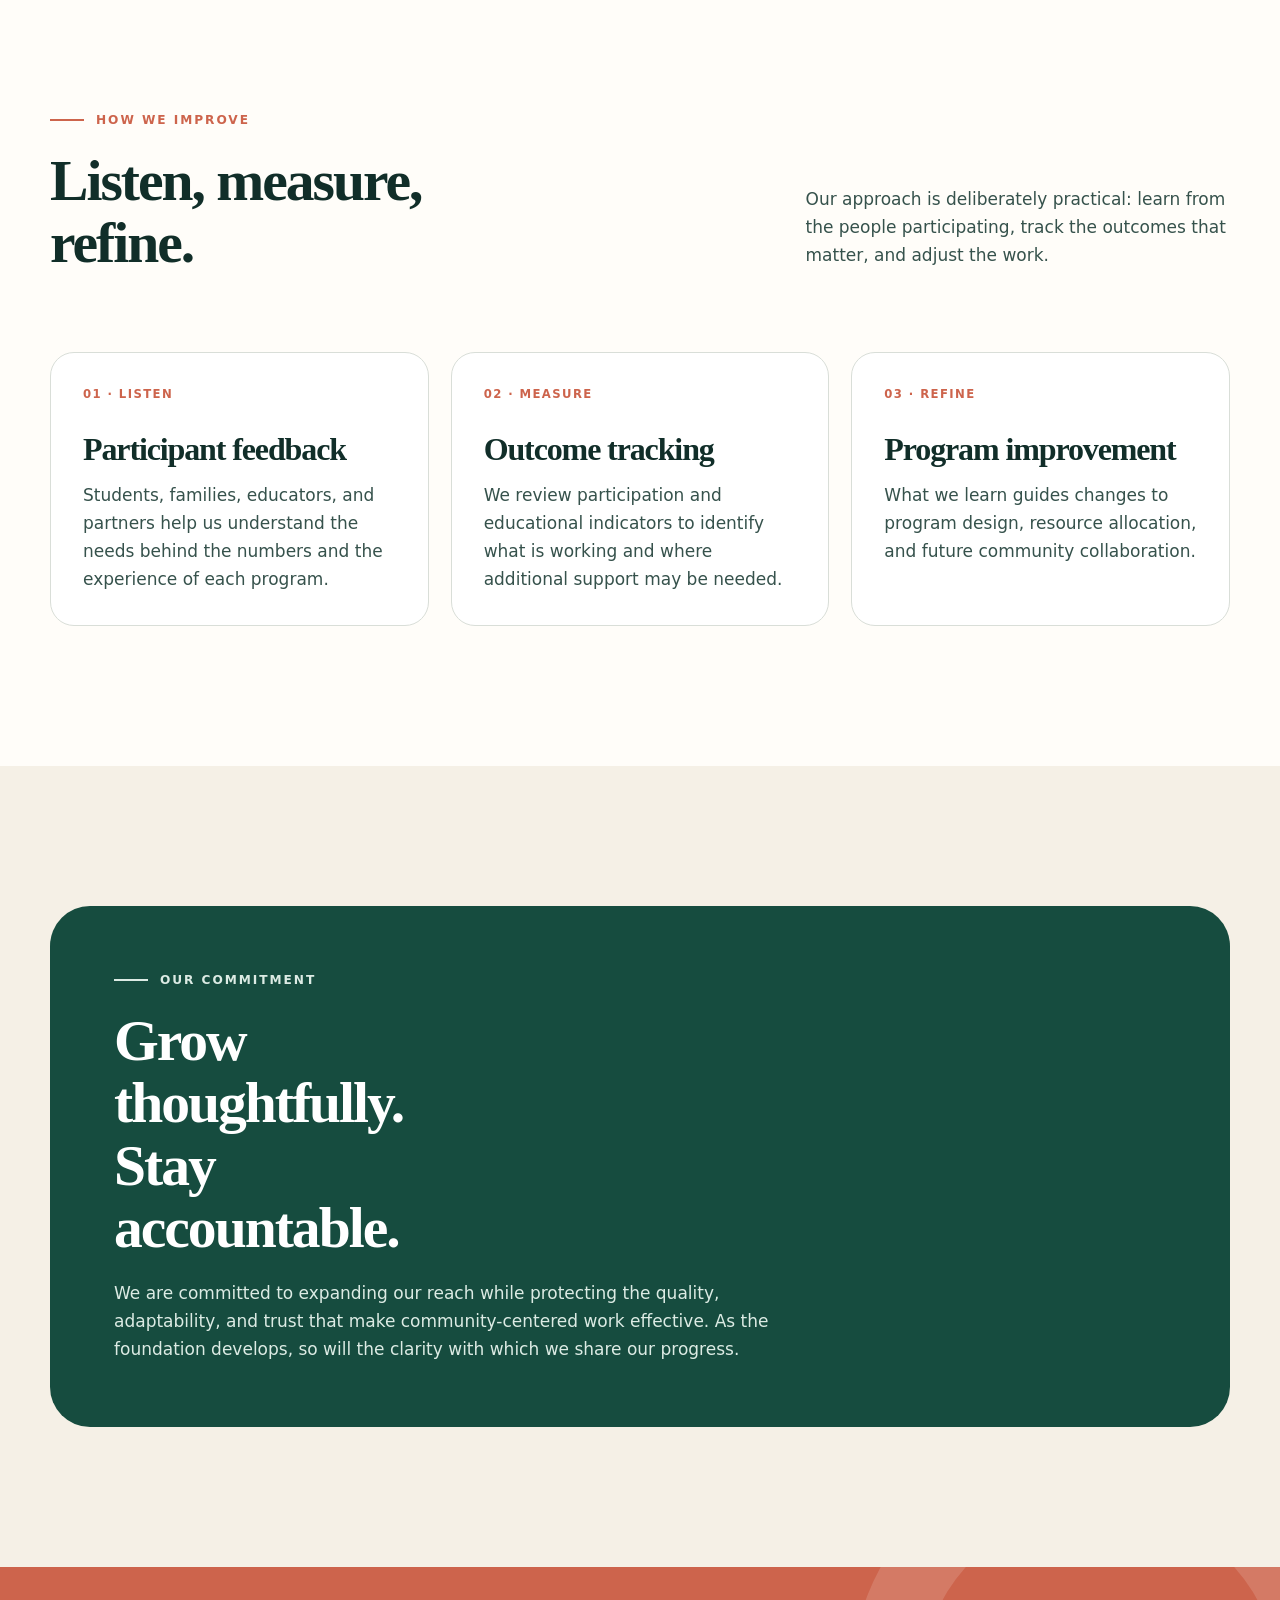
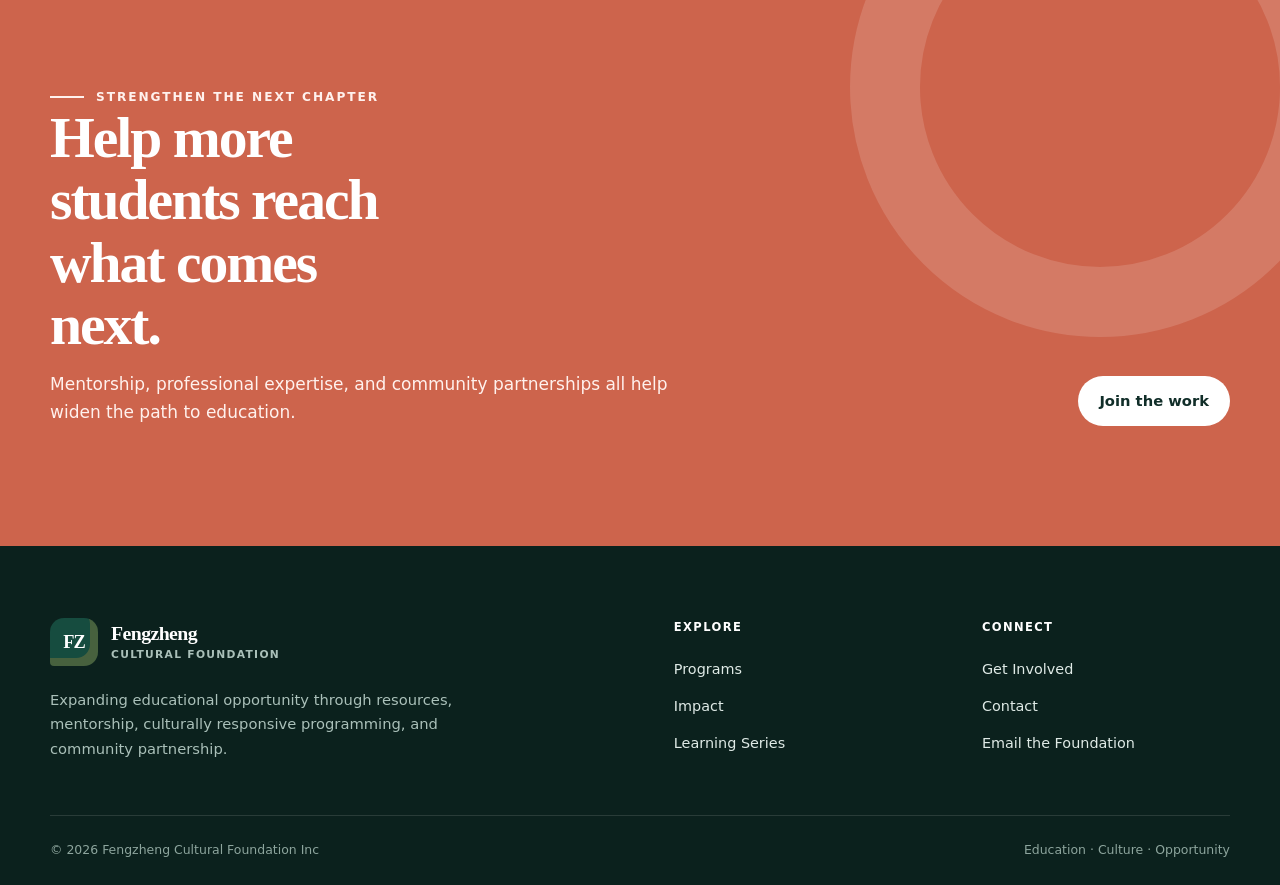
<file: impact.html>
<!doctype html>
<html lang="en">
<head>
  <meta charset="utf-8">
  <meta name="viewport" content="width=device-width, initial-scale=1">
  <meta name="description" content="Learn how Fengzheng Cultural Foundation supports students, evaluates programs, and builds long-term educational opportunity with communities.">
  <meta name="theme-color" content="#164c3f">
  <link rel="canonical" href="https://fengzheng.org/impact.html">
  <link rel="stylesheet" href="styles.css">
  <title>Our Impact | Fengzheng Cultural Foundation</title>
  <script src="script.js" defer></script>
</head>
<body>
  <a class="skip-link" href="#main-content">Skip to main content</a>
  <div class="announcement"><div class="wrap"><p>Expanding educational opportunity through community</p><a href="mailto:admin@fengzheng.org">admin@fengzheng.org</a></div></div>
  <header class="site-header"><nav class="navbar wrap" aria-label="Main navigation">
    <a class="brand" href="index.html" aria-label="Fengzheng Cultural Foundation home"><span class="brand-mark" aria-hidden="true">FZ</span><span class="brand-copy"><strong>Fengzheng</strong><span>Cultural Foundation</span></span></a>
    <button class="menu-button" type="button" aria-expanded="false" aria-controls="site-navigation" aria-label="Open navigation" data-menu-button><span class="menu-lines" aria-hidden="true"></span></button>
    <ul class="nav-links" id="site-navigation" data-navigation><li><a href="index.html">Home</a></li><li><a href="programs.html">Programs</a></li><li><a href="impact.html" aria-current="page">Impact</a></li><li><a href="lets-talk-about.html">Learning Series</a></li><li><a href="get-involved.html">Get Involved</a></li><li><a class="nav-cta" href="contact.html">Contact us</a></li></ul>
  </nav></header>

  <main id="main-content">
    <section class="page-hero"><div class="wrap"><p class="eyebrow">Our impact</p><h1>Progress we can learn from.</h1><p>Impact is more than activity. We look at participation, feedback, and educational outcomes to understand what is helping—and where our work needs to evolve.</p></div></section>

    <section class="section section-dark">
      <div class="impact-grid wrap">
        <div class="reveal"><div class="impact-number">500+</div><p class="impact-label">students supported through direct resources and program participation</p></div>
        <div class="impact-copy reveal"><p class="eyebrow">Reach with responsibility</p><h2>Every number represents a student moving forward.</h2><p>Our initiatives have contributed to improvements in educational engagement, academic performance, and long-term outlook. We continue to evaluate our work so growth does not come at the expense of program quality or community trust.</p><a class="text-link" href="programs.html">Explore the programs</a></div>
      </div>
    </section>

    <section class="section">
      <div class="wrap">
        <div class="section-heading reveal"><div><p class="eyebrow">How we improve</p><h2>Listen, measure, refine.</h2></div><p>Our approach is deliberately practical: learn from the people participating, track the outcomes that matter, and adjust the work.</p></div>
        <div class="measure-grid">
          <article class="measure reveal"><strong>01 · Listen</strong><h3>Participant feedback</h3><p>Students, families, educators, and partners help us understand the needs behind the numbers and the experience of each program.</p></article>
          <article class="measure reveal"><strong>02 · Measure</strong><h3>Outcome tracking</h3><p>We review participation and educational indicators to identify what is working and where additional support may be needed.</p></article>
          <article class="measure reveal"><strong>03 · Refine</strong><h3>Program improvement</h3><p>What we learn guides changes to program design, resource allocation, and future community collaboration.</p></article>
        </div>
      </div>
    </section>

    <section class="section section-cream"><div class="wrap"><div class="callout reveal"><p class="eyebrow">Our commitment</p><h2>Grow thoughtfully. Stay accountable.</h2><p>We are committed to expanding our reach while protecting the quality, adaptability, and trust that make community-centered work effective. As the foundation develops, so will the clarity with which we share our progress.</p></div></div></section>

    <section class="cta"><div class="cta-inner wrap reveal"><div><p class="eyebrow">Strengthen the next chapter</p><h2>Help more students reach what comes next.</h2><p>Mentorship, professional expertise, and community partnerships all help widen the path to education.</p></div><a class="button button-light" href="get-involved.html">Join the work</a></div></section>
  </main>

  <footer class="site-footer"><div class="footer-main wrap">
    <div><a class="brand" href="index.html"><span class="brand-mark" aria-hidden="true">FZ</span><span class="brand-copy"><strong>Fengzheng</strong><span>Cultural Foundation</span></span></a><p class="footer-blurb">Expanding educational opportunity through resources, mentorship, culturally responsive programming, and community partnership.</p></div>
    <div><strong class="footer-title">Explore</strong><ul class="footer-links"><li><a href="programs.html">Programs</a></li><li><a href="impact.html">Impact</a></li><li><a href="lets-talk-about.html">Learning Series</a></li></ul></div>
    <div><strong class="footer-title">Connect</strong><ul class="footer-links"><li><a href="get-involved.html">Get Involved</a></li><li><a href="contact.html">Contact</a></li><li><a href="mailto:admin@fengzheng.org">Email the Foundation</a></li></ul></div>
  </div><div class="footer-bottom wrap"><span>© <span data-year>2026</span> Fengzheng Cultural Foundation Inc</span><span>Education · Culture · Opportunity</span></div></footer>
</body>
</html>
</file>
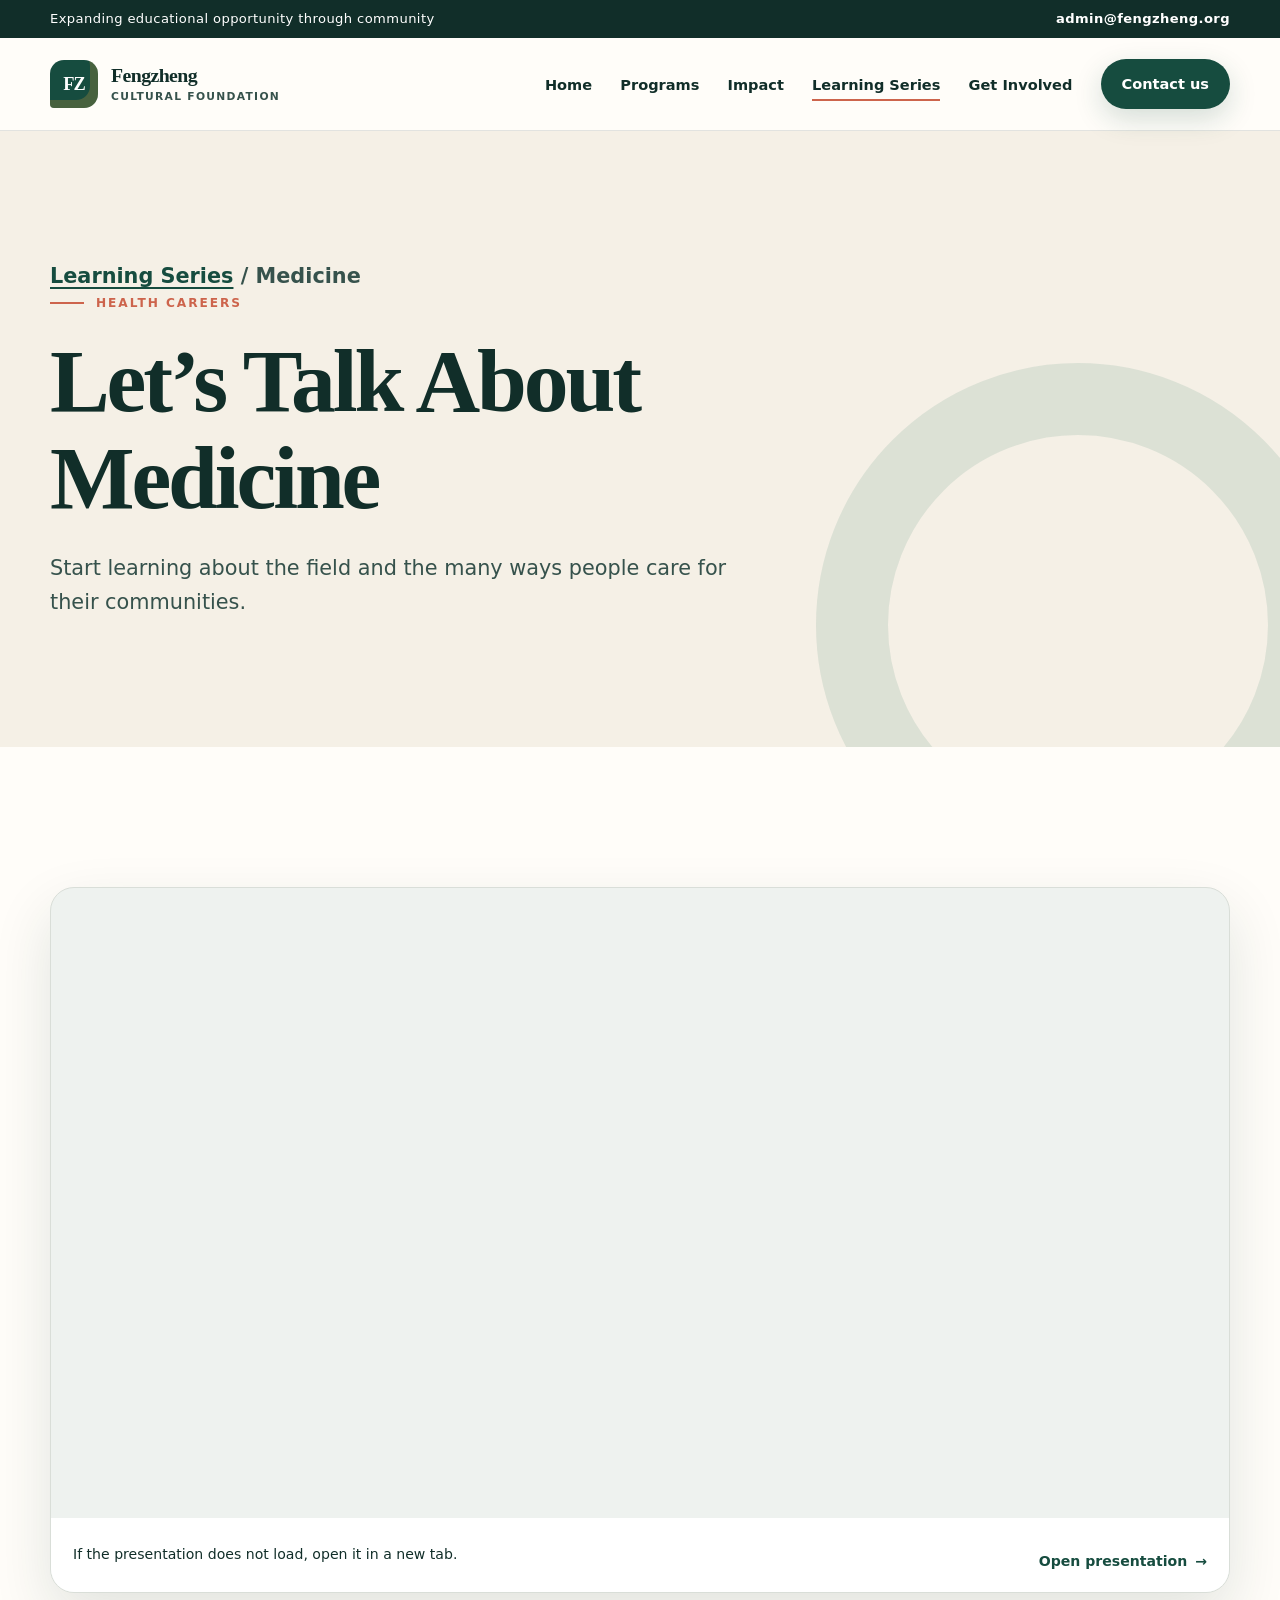
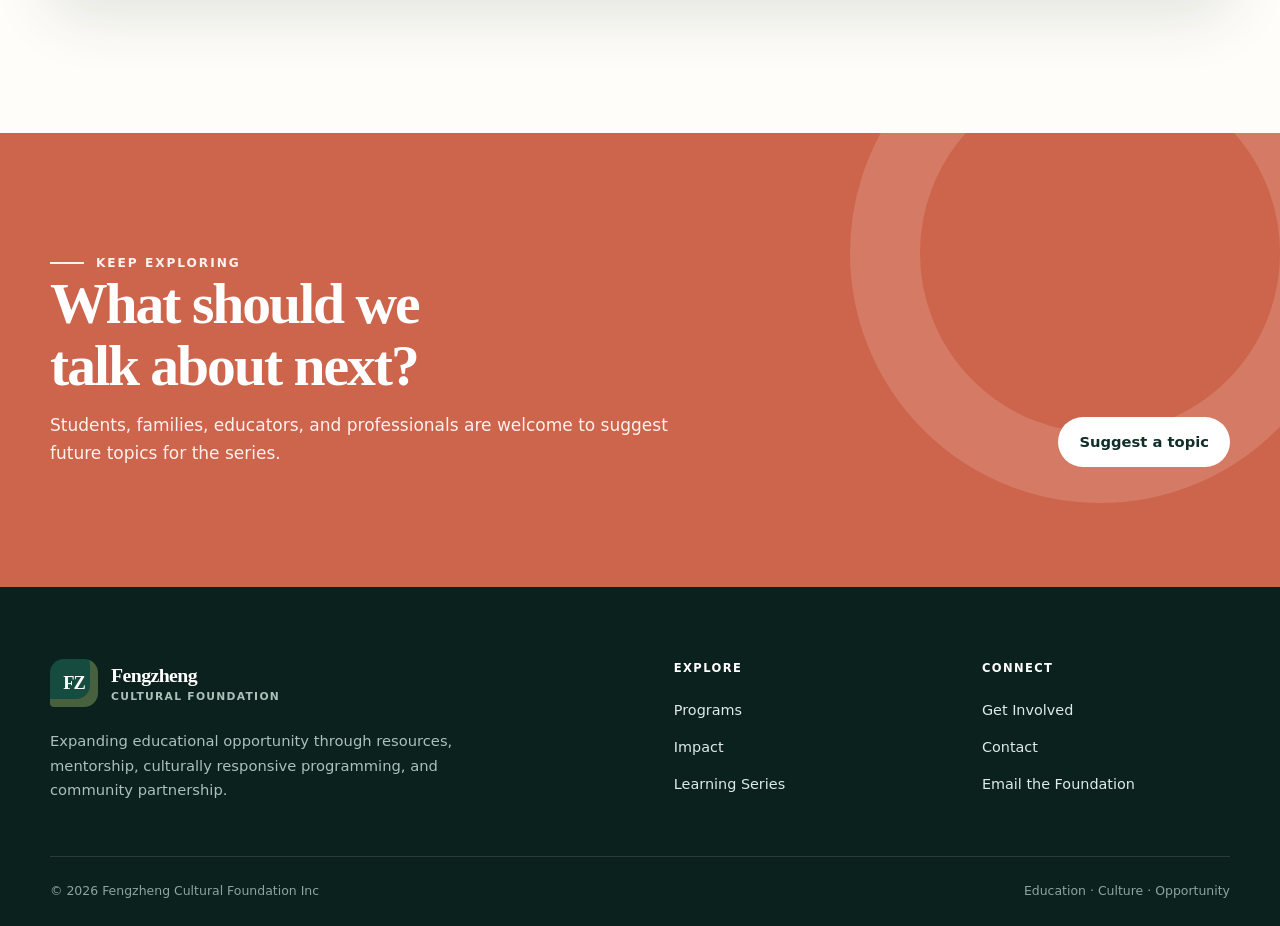
<file: lets-talk-about-medicine.html>
<!doctype html>
<html lang="en">
<head>
  <meta charset="utf-8">
  <meta name="viewport" content="width=device-width, initial-scale=1">
  <meta name="description" content="Explore an introduction to medicine and ways students can begin learning about careers in the field.">
  <meta name="theme-color" content="#164c3f">
  <link rel="canonical" href="https://fengzheng.org/lets-talk-about-medicine.html">
  <link rel="stylesheet" href="styles.css">
  <title>Let’s Talk About Medicine | Fengzheng Cultural Foundation</title>
  <script src="script.js" defer></script>
</head>
<body>
  <a class="skip-link" href="#main-content">Skip to main content</a>
  <div class="announcement"><div class="wrap"><p>Expanding educational opportunity through community</p><a href="mailto:admin@fengzheng.org">admin@fengzheng.org</a></div></div>
  <header class="site-header"><nav class="navbar wrap" aria-label="Main navigation">
    <a class="brand" href="index.html" aria-label="Fengzheng Cultural Foundation home"><span class="brand-mark" aria-hidden="true">FZ</span><span class="brand-copy"><strong>Fengzheng</strong><span>Cultural Foundation</span></span></a>
    <button class="menu-button" type="button" aria-expanded="false" aria-controls="site-navigation" aria-label="Open navigation" data-menu-button><span class="menu-lines" aria-hidden="true"></span></button>
    <ul class="nav-links" id="site-navigation" data-navigation><li><a href="index.html">Home</a></li><li><a href="programs.html">Programs</a></li><li><a href="impact.html">Impact</a></li><li><a href="lets-talk-about.html" aria-current="page">Learning Series</a></li><li><a href="get-involved.html">Get Involved</a></li><li><a class="nav-cta" href="contact.html">Contact us</a></li></ul>
  </nav></header>

  <main id="main-content">
    <section class="page-hero"><div class="wrap"><p class="breadcrumb"><a href="lets-talk-about.html">Learning Series</a> <span aria-hidden="true">/</span> Medicine</p><p class="eyebrow">Health careers</p><h1>Let’s Talk About Medicine</h1><p>Start learning about the field and the many ways people care for their communities.</p></div></section>
    <section class="section"><div class="wrap">
      <div class="presentation-shell reveal">
        <iframe src="https://docs.google.com/presentation/d/1v87at3LBN3uOd3Rad5-YVZWloxy5Znge/embed?start=false&amp;loop=false&amp;delayms=3000" title="Let’s Talk About Medicine presentation" loading="lazy" allowfullscreen></iframe>
        <div class="presentation-note"><span>If the presentation does not load, open it in a new tab.</span><a class="text-link" href="https://docs.google.com/presentation/d/1v87at3LBN3uOd3Rad5-YVZWloxy5Znge/edit?usp=sharing&amp;ouid=111578445648444117603&amp;rtpof=true&amp;sd=true" target="_blank" rel="noopener">Open presentation</a></div>
      </div>
    </div></section>
    <section class="cta"><div class="cta-inner wrap reveal"><div><p class="eyebrow">Keep exploring</p><h2>What should we talk about next?</h2><p>Students, families, educators, and professionals are welcome to suggest future topics for the series.</p></div><a class="button button-light" href="mailto:admin@fengzheng.org?subject=Learning%20Series%20Topic">Suggest a topic</a></div></section>
  </main>

  <footer class="site-footer"><div class="footer-main wrap">
    <div><a class="brand" href="index.html"><span class="brand-mark" aria-hidden="true">FZ</span><span class="brand-copy"><strong>Fengzheng</strong><span>Cultural Foundation</span></span></a><p class="footer-blurb">Expanding educational opportunity through resources, mentorship, culturally responsive programming, and community partnership.</p></div>
    <div><strong class="footer-title">Explore</strong><ul class="footer-links"><li><a href="programs.html">Programs</a></li><li><a href="impact.html">Impact</a></li><li><a href="lets-talk-about.html">Learning Series</a></li></ul></div>
    <div><strong class="footer-title">Connect</strong><ul class="footer-links"><li><a href="get-involved.html">Get Involved</a></li><li><a href="contact.html">Contact</a></li><li><a href="mailto:admin@fengzheng.org">Email the Foundation</a></li></ul></div>
  </div><div class="footer-bottom wrap"><span>© <span data-year>2026</span> Fengzheng Cultural Foundation Inc</span><span>Education · Culture · Opportunity</span></div></footer>
</body>
</html>
</file>
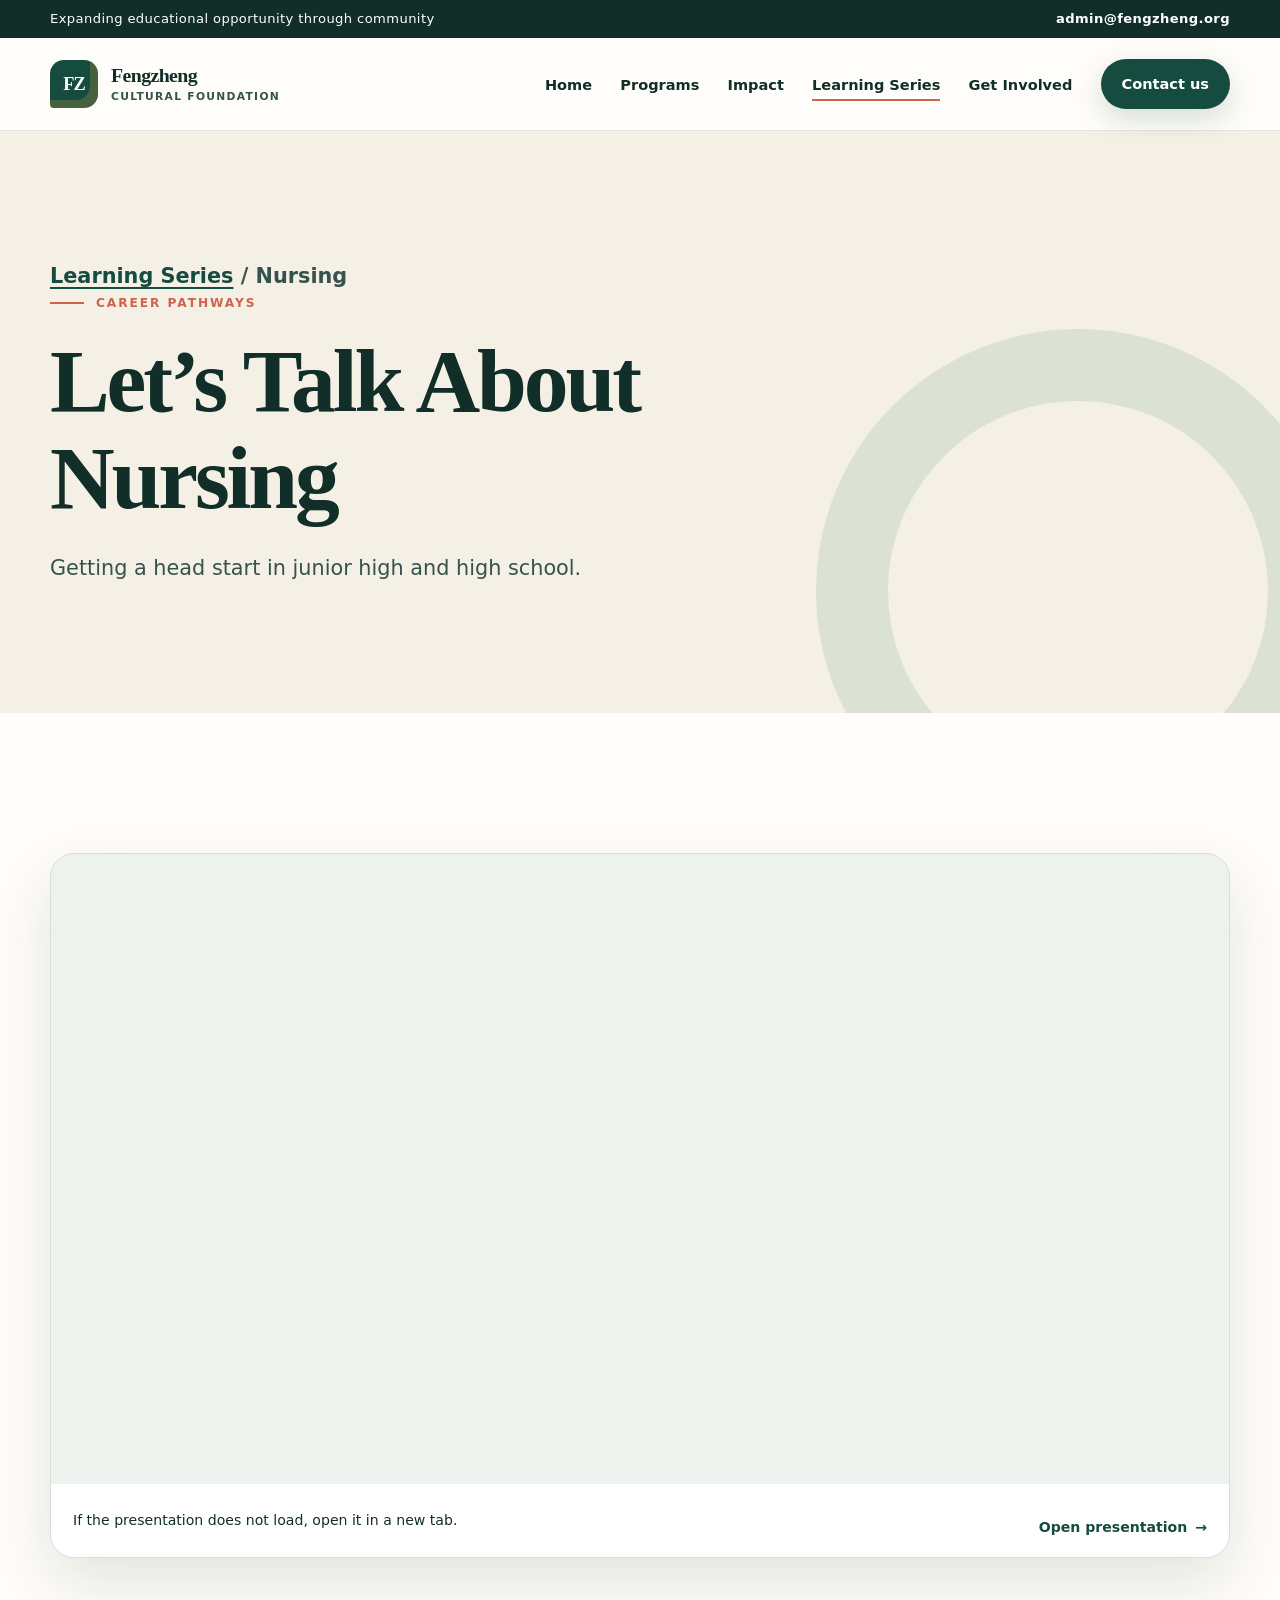
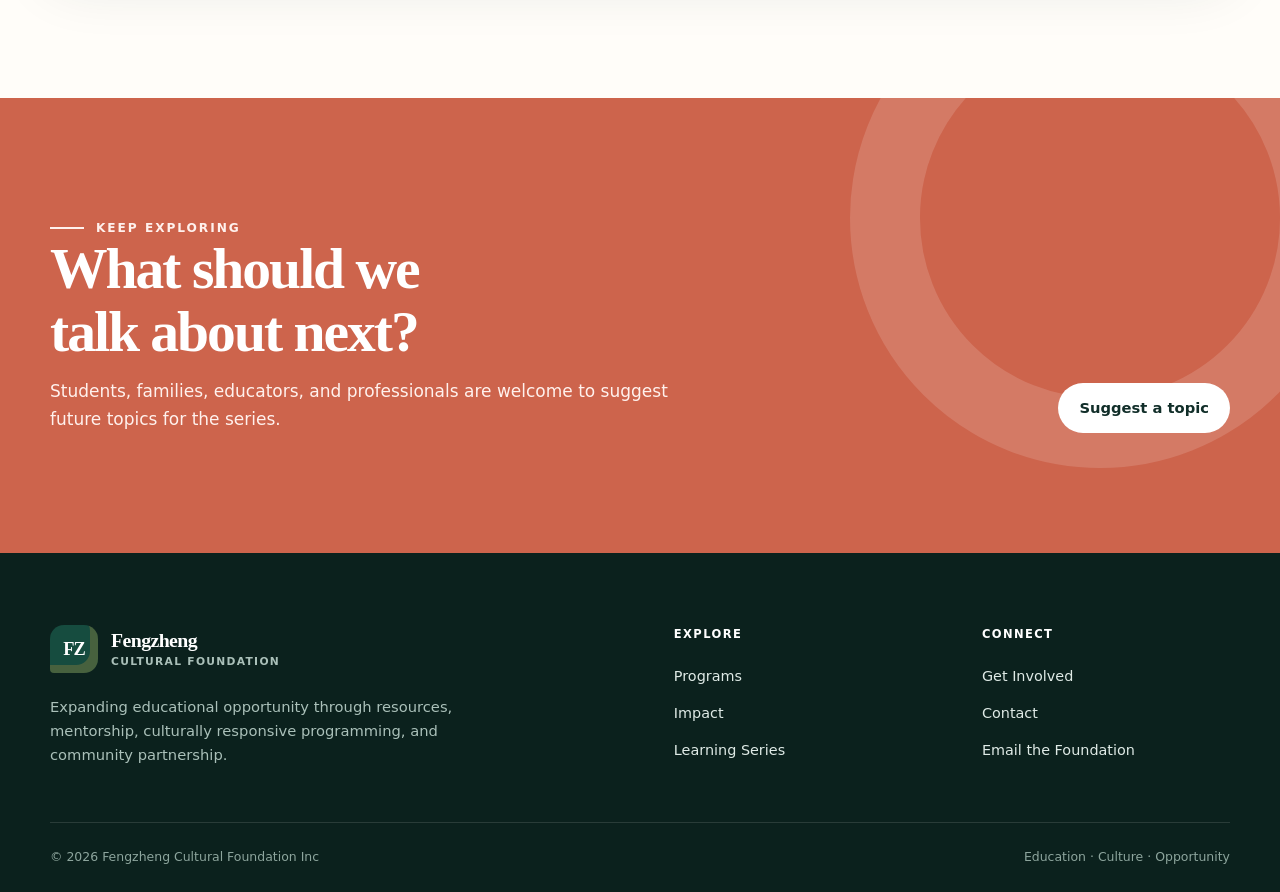
<file: lets-talk-about-nursing.html>
<!doctype html>
<html lang="en">
<head>
  <meta charset="utf-8">
  <meta name="viewport" content="width=device-width, initial-scale=1">
  <meta name="description" content="Learn how junior high and high school students can begin preparing for nursing education and careers.">
  <meta name="theme-color" content="#164c3f">
  <link rel="canonical" href="https://fengzheng.org/lets-talk-about-nursing.html">
  <link rel="stylesheet" href="styles.css">
  <title>Let’s Talk About Nursing | Fengzheng Cultural Foundation</title>
  <script src="script.js" defer></script>
</head>
<body>
  <a class="skip-link" href="#main-content">Skip to main content</a>
  <div class="announcement"><div class="wrap"><p>Expanding educational opportunity through community</p><a href="mailto:admin@fengzheng.org">admin@fengzheng.org</a></div></div>
  <header class="site-header"><nav class="navbar wrap" aria-label="Main navigation">
    <a class="brand" href="index.html" aria-label="Fengzheng Cultural Foundation home"><span class="brand-mark" aria-hidden="true">FZ</span><span class="brand-copy"><strong>Fengzheng</strong><span>Cultural Foundation</span></span></a>
    <button class="menu-button" type="button" aria-expanded="false" aria-controls="site-navigation" aria-label="Open navigation" data-menu-button><span class="menu-lines" aria-hidden="true"></span></button>
    <ul class="nav-links" id="site-navigation" data-navigation><li><a href="index.html">Home</a></li><li><a href="programs.html">Programs</a></li><li><a href="impact.html">Impact</a></li><li><a href="lets-talk-about.html" aria-current="page">Learning Series</a></li><li><a href="get-involved.html">Get Involved</a></li><li><a class="nav-cta" href="contact.html">Contact us</a></li></ul>
  </nav></header>

  <main id="main-content">
    <section class="page-hero"><div class="wrap"><p class="breadcrumb"><a href="lets-talk-about.html">Learning Series</a> <span aria-hidden="true">/</span> Nursing</p><p class="eyebrow">Career pathways</p><h1>Let’s Talk About Nursing</h1><p>Getting a head start in junior high and high school.</p></div></section>
    <section class="section"><div class="wrap">
      <div class="presentation-shell reveal">
        <iframe src="https://docs.google.com/presentation/d/e/2PACX-1vQi8kcPWdqZN5H_uehrpeAztW1ToJFb9eSTvaKgd5ypq3kdE9KhmO6npRkA_02YkA/pubembed?start=false&amp;loop=false&amp;delayms=3000" title="Let’s Talk About Nursing presentation" loading="lazy" allowfullscreen></iframe>
        <div class="presentation-note"><span>If the presentation does not load, open it in a new tab.</span><a class="text-link" href="https://docs.google.com/presentation/d/e/2PACX-1vQi8kcPWdqZN5H_uehrpeAztW1ToJFb9eSTvaKgd5ypq3kdE9KhmO6npRkA_02YkA/pub?start=false&amp;loop=false&amp;delayms=3000" target="_blank" rel="noopener">Open presentation</a></div>
      </div>
    </div></section>
    <section class="cta"><div class="cta-inner wrap reveal"><div><p class="eyebrow">Keep exploring</p><h2>What should we talk about next?</h2><p>Students, families, educators, and professionals are welcome to suggest future topics for the series.</p></div><a class="button button-light" href="mailto:admin@fengzheng.org?subject=Learning%20Series%20Topic">Suggest a topic</a></div></section>
  </main>

  <footer class="site-footer"><div class="footer-main wrap">
    <div><a class="brand" href="index.html"><span class="brand-mark" aria-hidden="true">FZ</span><span class="brand-copy"><strong>Fengzheng</strong><span>Cultural Foundation</span></span></a><p class="footer-blurb">Expanding educational opportunity through resources, mentorship, culturally responsive programming, and community partnership.</p></div>
    <div><strong class="footer-title">Explore</strong><ul class="footer-links"><li><a href="programs.html">Programs</a></li><li><a href="impact.html">Impact</a></li><li><a href="lets-talk-about.html">Learning Series</a></li></ul></div>
    <div><strong class="footer-title">Connect</strong><ul class="footer-links"><li><a href="get-involved.html">Get Involved</a></li><li><a href="contact.html">Contact</a></li><li><a href="mailto:admin@fengzheng.org">Email the Foundation</a></li></ul></div>
  </div><div class="footer-bottom wrap"><span>© <span data-year>2026</span> Fengzheng Cultural Foundation Inc</span><span>Education · Culture · Opportunity</span></div></footer>
</body>
</html>
</file>
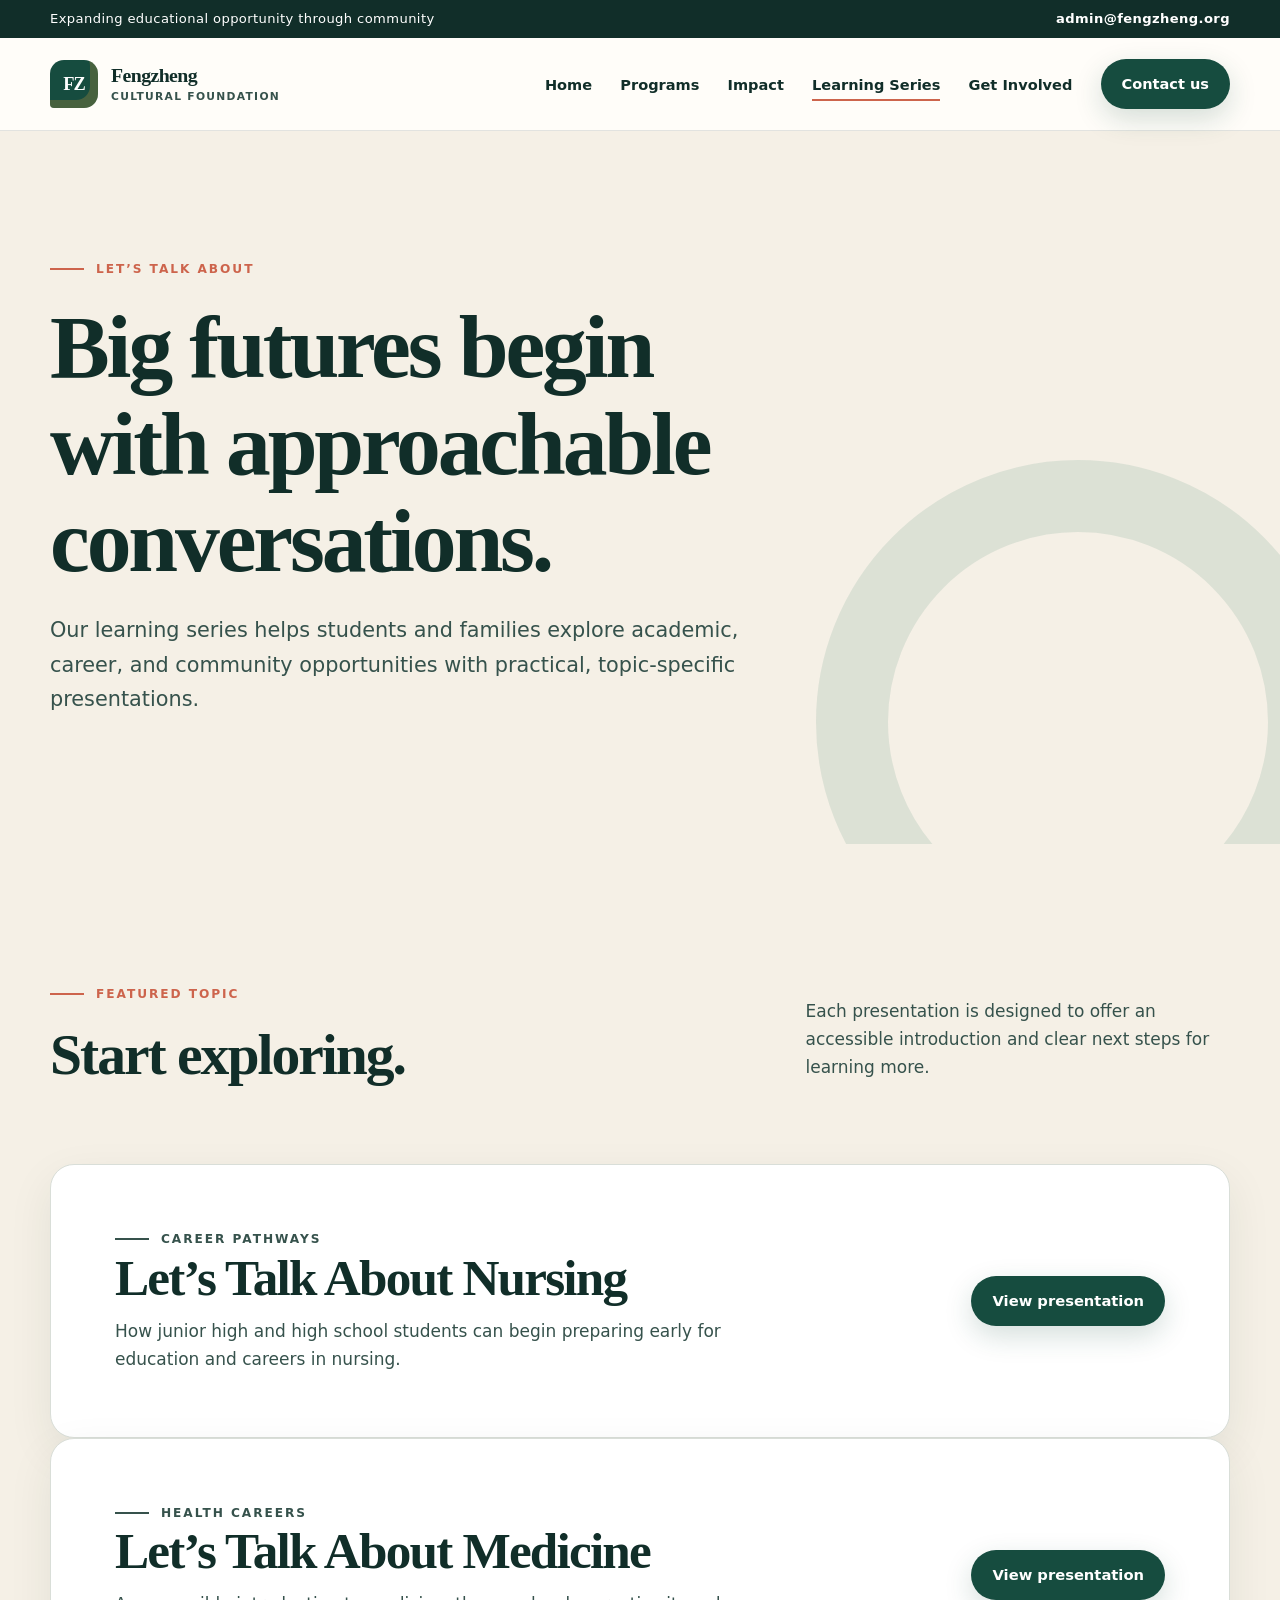
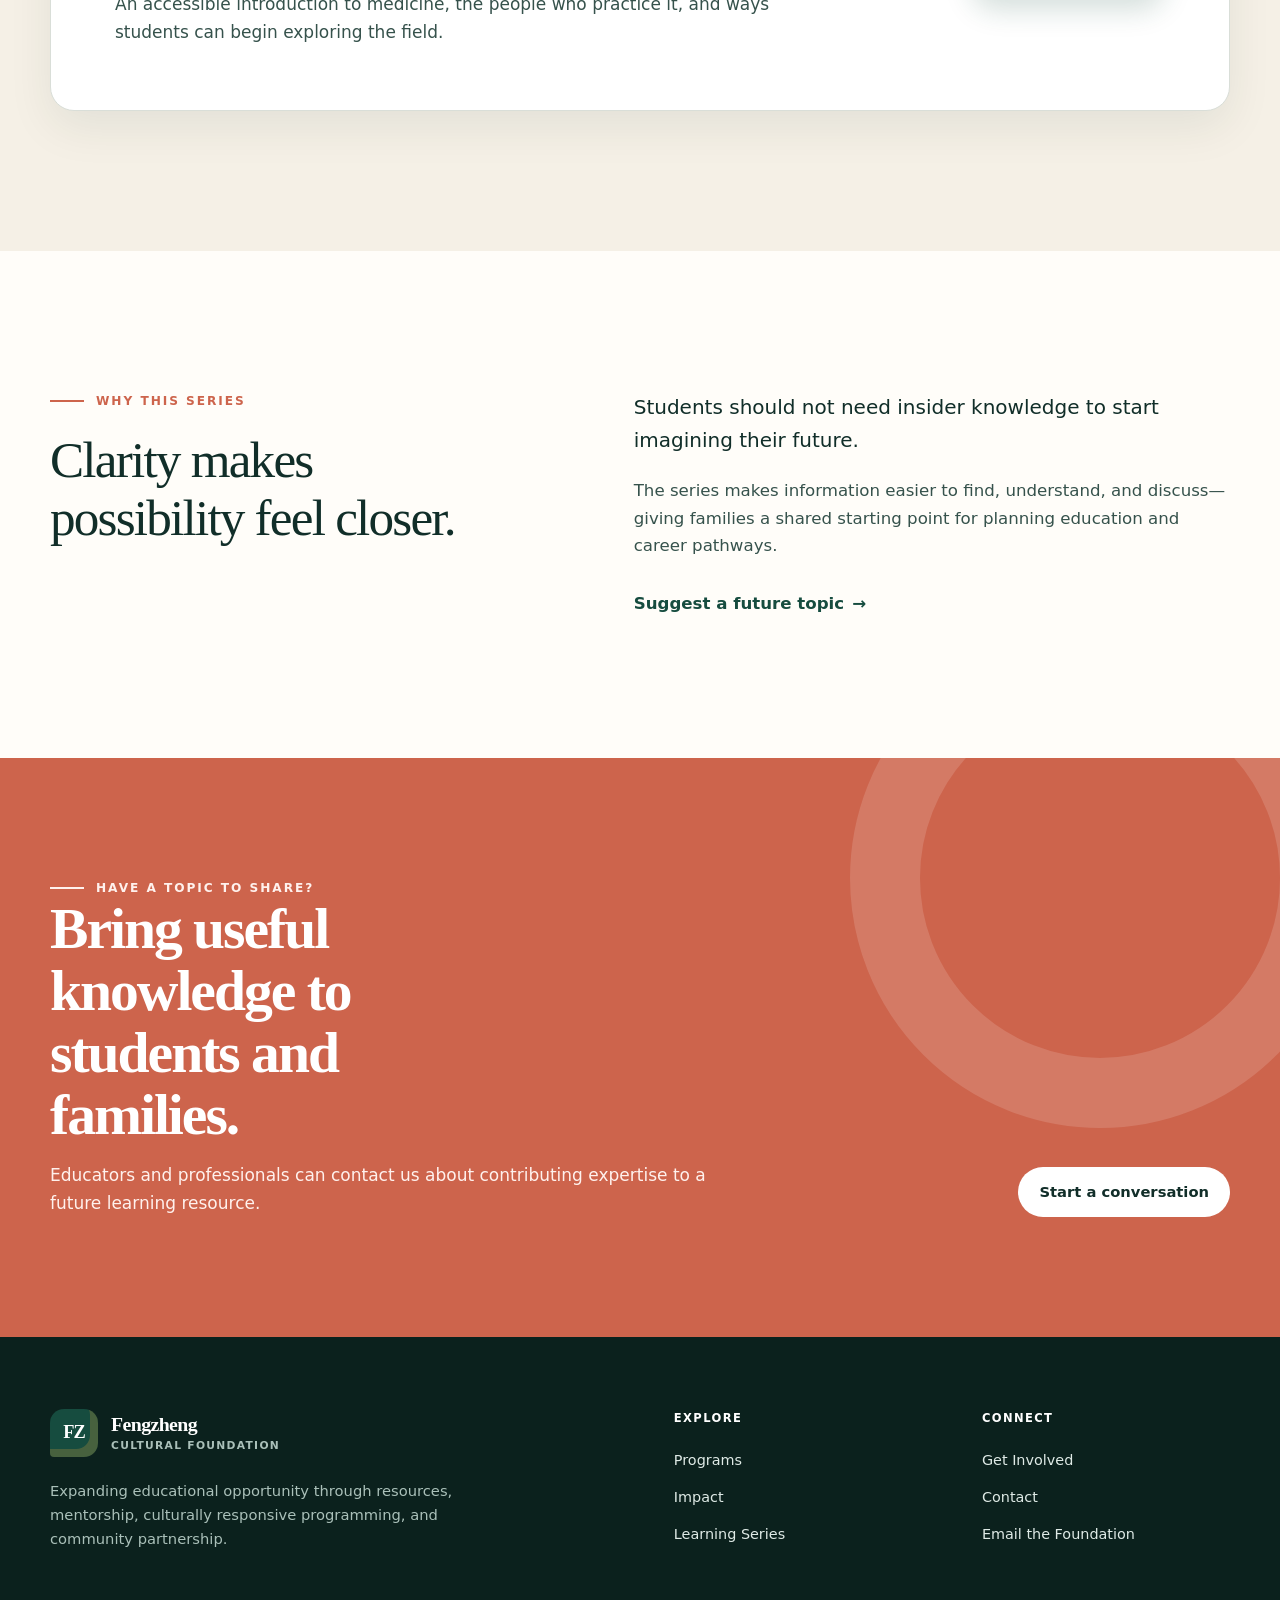
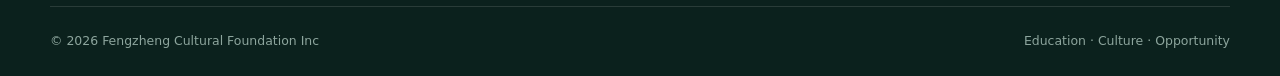
<file: lets-talk-about.html>
<!doctype html>
<html lang="en">
<head>
  <meta charset="utf-8">
  <meta name="viewport" content="width=device-width, initial-scale=1">
  <meta name="description" content="Explore the Fengzheng Cultural Foundation learning series for students and families, beginning with career preparation in nursing and medicine.">
  <meta name="theme-color" content="#164c3f">
  <link rel="canonical" href="https://fengzheng.org/lets-talk-about.html">
  <link rel="stylesheet" href="styles.css">
  <title>Learning Series | Fengzheng Cultural Foundation</title>
  <script src="script.js" defer></script>
</head>
<body>
  <a class="skip-link" href="#main-content">Skip to main content</a>
  <div class="announcement"><div class="wrap"><p>Expanding educational opportunity through community</p><a href="mailto:admin@fengzheng.org">admin@fengzheng.org</a></div></div>
  <header class="site-header"><nav class="navbar wrap" aria-label="Main navigation">
    <a class="brand" href="index.html" aria-label="Fengzheng Cultural Foundation home"><span class="brand-mark" aria-hidden="true">FZ</span><span class="brand-copy"><strong>Fengzheng</strong><span>Cultural Foundation</span></span></a>
    <button class="menu-button" type="button" aria-expanded="false" aria-controls="site-navigation" aria-label="Open navigation" data-menu-button><span class="menu-lines" aria-hidden="true"></span></button>
    <ul class="nav-links" id="site-navigation" data-navigation><li><a href="index.html">Home</a></li><li><a href="programs.html">Programs</a></li><li><a href="impact.html">Impact</a></li><li><a href="lets-talk-about.html" aria-current="page">Learning Series</a></li><li><a href="get-involved.html">Get Involved</a></li><li><a class="nav-cta" href="contact.html">Contact us</a></li></ul>
  </nav></header>

  <main id="main-content">
    <section class="page-hero"><div class="wrap"><p class="eyebrow">Let’s Talk About</p><h1>Big futures begin with approachable conversations.</h1><p>Our learning series helps students and families explore academic, career, and community opportunities with practical, topic-specific presentations.</p></div></section>

    <section class="section section-cream"><div class="wrap">
      <div class="section-heading reveal"><div><p class="eyebrow">Featured topic</p><h2>Start exploring.</h2></div><p>Each presentation is designed to offer an accessible introduction and clear next steps for learning more.</p></div>
      <article class="resource-card reveal">
        <div><p class="eyebrow">Career pathways</p><h2>Let’s Talk About Nursing</h2><p>How junior high and high school students can begin preparing early for education and careers in nursing.</p></div>
        <a class="button button-primary" href="lets-talk-about-nursing.html">View presentation</a>
      </article>
      <article class="resource-card reveal">
        <div><p class="eyebrow">Health careers</p><h2>Let’s Talk About Medicine</h2><p>An accessible introduction to medicine, the people who practice it, and ways students can begin exploring the field.</p></div>
        <a class="button button-primary" href="lets-talk-about-medicine.html">View presentation</a>
      </article>
    </div></section>

    <section class="section"><div class="mission-grid wrap reveal">
      <div><p class="eyebrow">Why this series</p><p class="mission-statement">Clarity makes possibility feel closer.</p></div>
      <div class="mission-copy"><p>Students should not need insider knowledge to start imagining their future.</p><p>The series makes information easier to find, understand, and discuss—giving families a shared starting point for planning education and career pathways.</p><a class="text-link" href="contact.html">Suggest a future topic</a></div>
    </div></section>

    <section class="cta"><div class="cta-inner wrap reveal"><div><p class="eyebrow">Have a topic to share?</p><h2>Bring useful knowledge to students and families.</h2><p>Educators and professionals can contact us about contributing expertise to a future learning resource.</p></div><a class="button button-light" href="mailto:admin@fengzheng.org?subject=Learning%20Series%20Topic">Start a conversation</a></div></section>
  </main>

  <footer class="site-footer"><div class="footer-main wrap">
    <div><a class="brand" href="index.html"><span class="brand-mark" aria-hidden="true">FZ</span><span class="brand-copy"><strong>Fengzheng</strong><span>Cultural Foundation</span></span></a><p class="footer-blurb">Expanding educational opportunity through resources, mentorship, culturally responsive programming, and community partnership.</p></div>
    <div><strong class="footer-title">Explore</strong><ul class="footer-links"><li><a href="programs.html">Programs</a></li><li><a href="impact.html">Impact</a></li><li><a href="lets-talk-about.html">Learning Series</a></li></ul></div>
    <div><strong class="footer-title">Connect</strong><ul class="footer-links"><li><a href="get-involved.html">Get Involved</a></li><li><a href="contact.html">Contact</a></li><li><a href="mailto:admin@fengzheng.org">Email the Foundation</a></li></ul></div>
  </div><div class="footer-bottom wrap"><span>© <span data-year>2026</span> Fengzheng Cultural Foundation Inc</span><span>Education · Culture · Opportunity</span></div></footer>
</body>
</html>
</file>
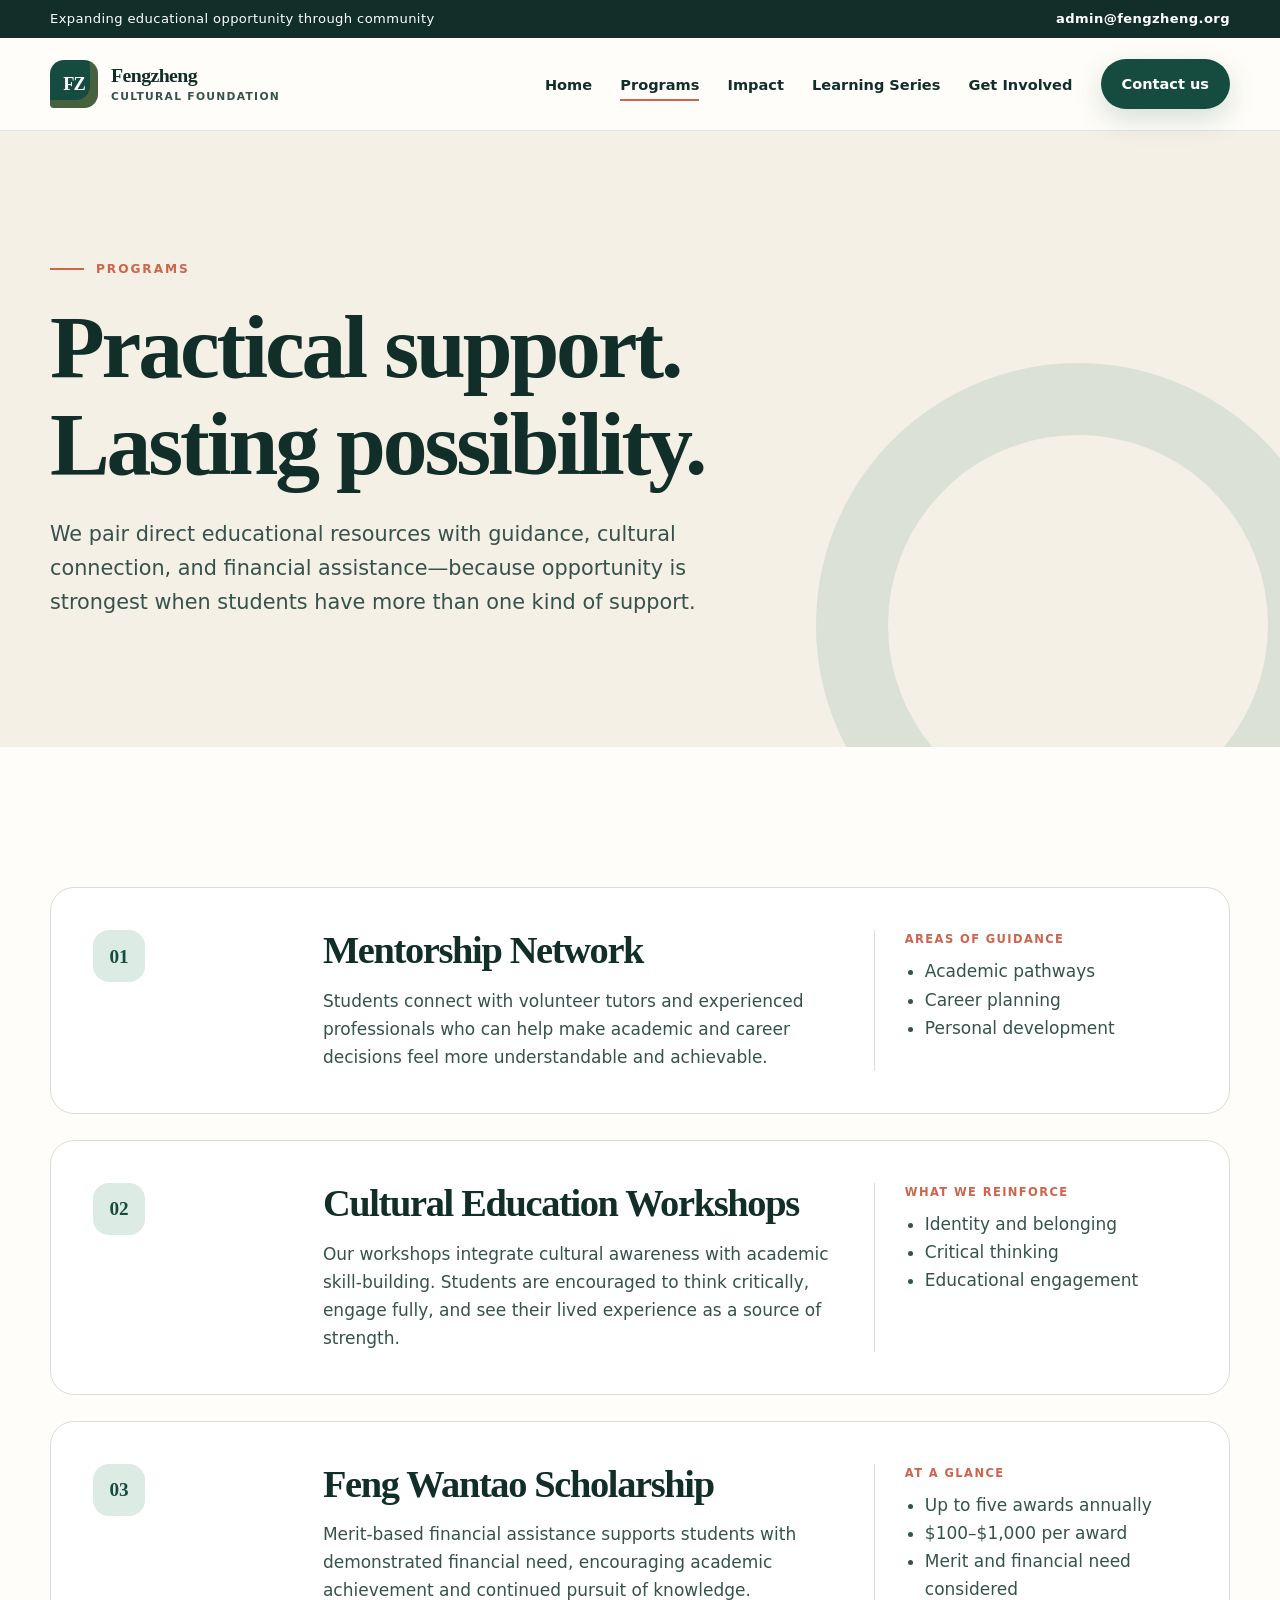
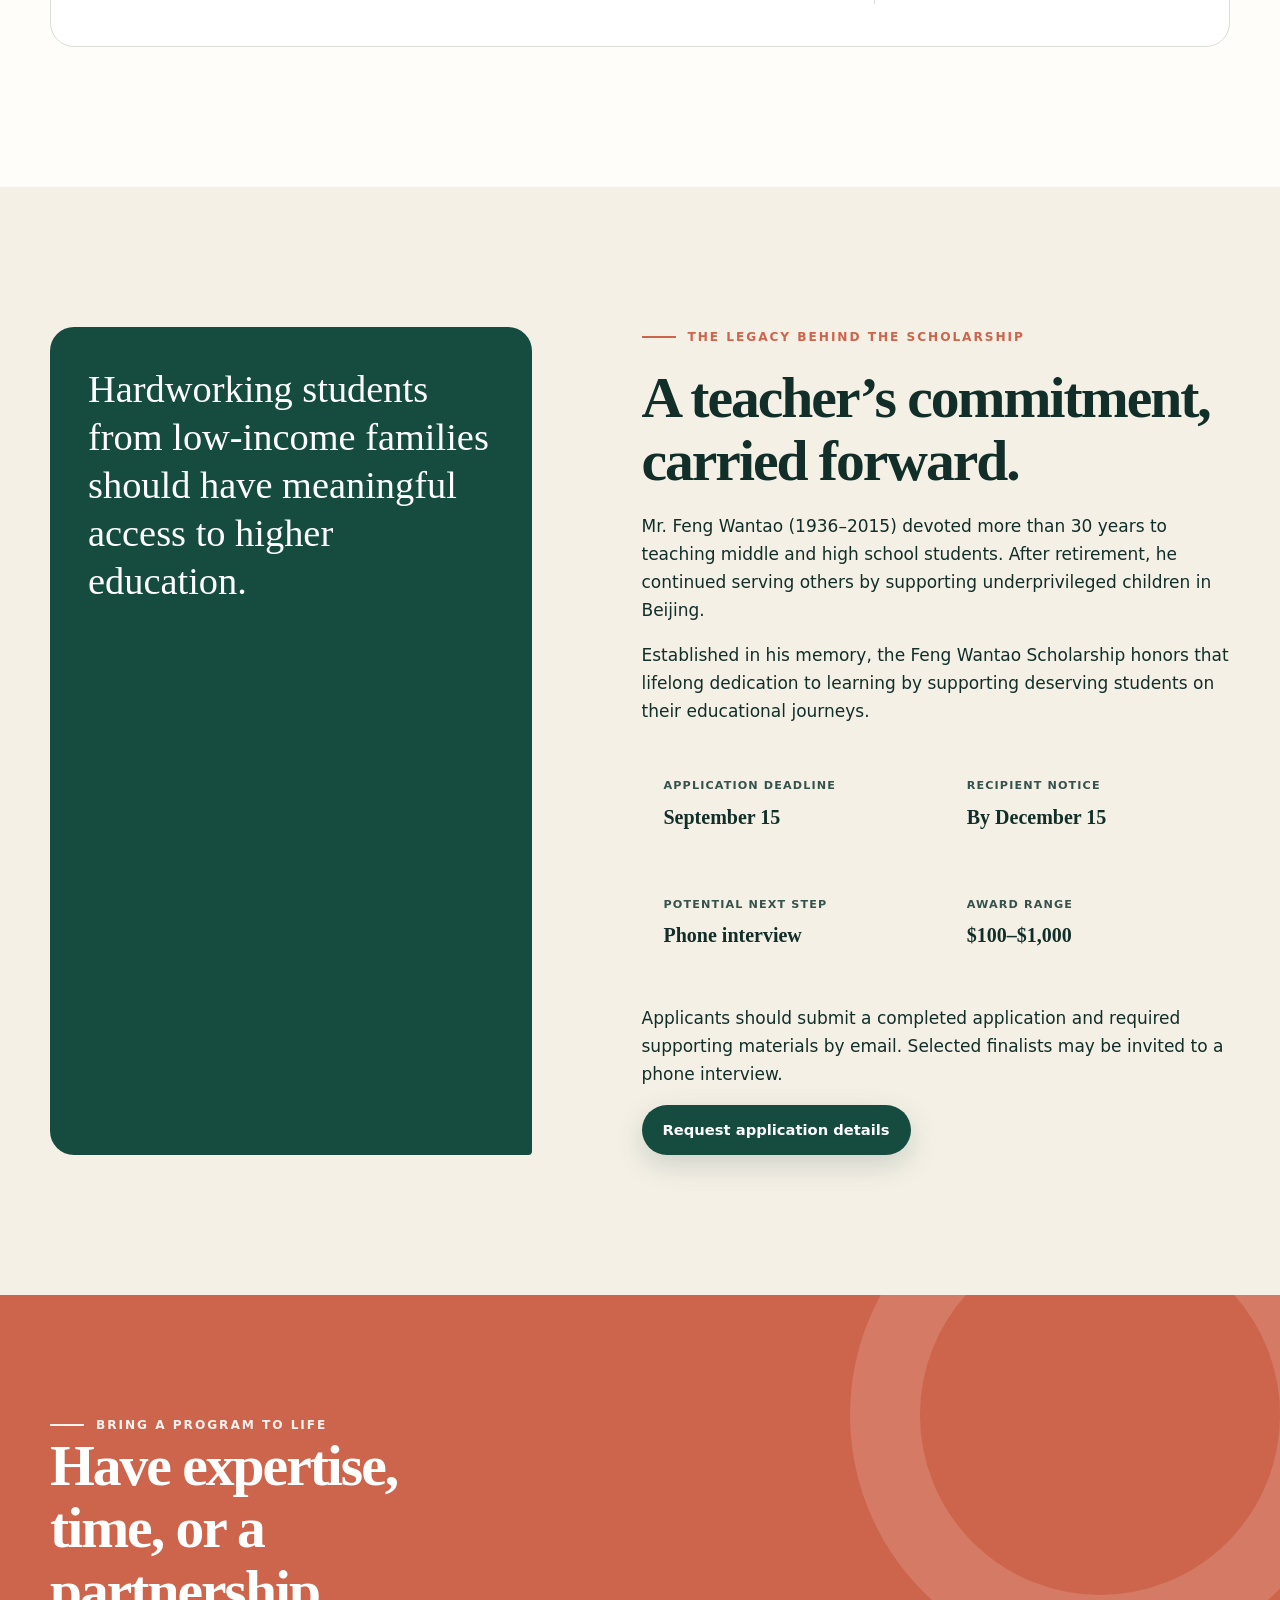
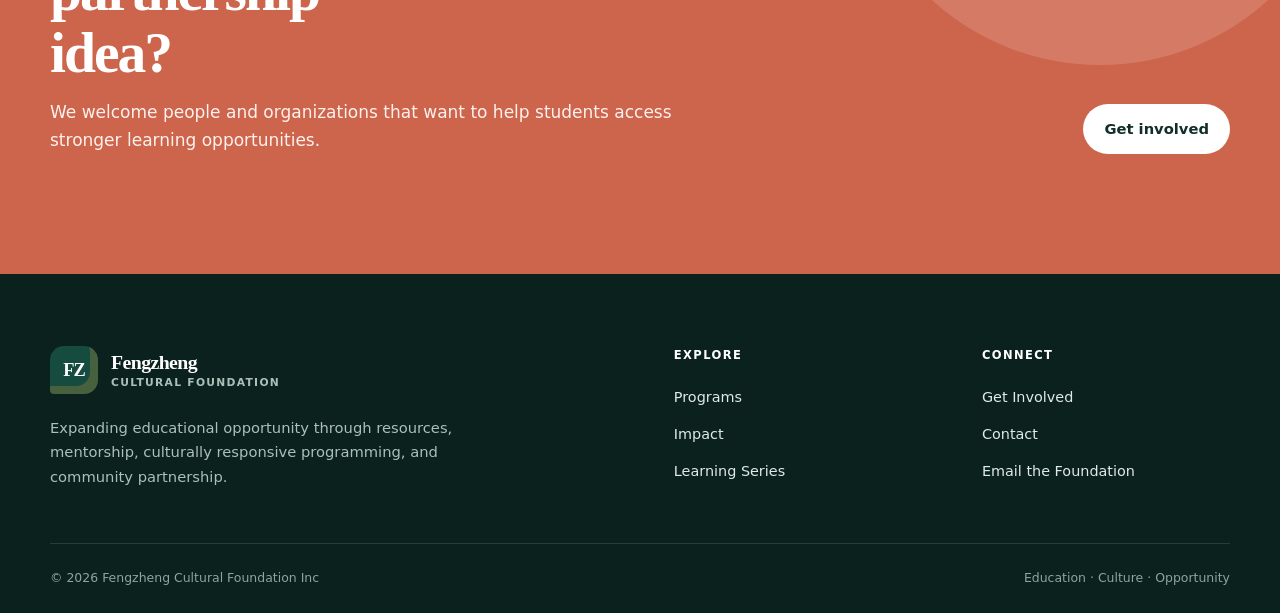
<file: programs.html>
<!doctype html>
<html lang="en">
<head>
  <meta charset="utf-8">
  <meta name="viewport" content="width=device-width, initial-scale=1">
  <meta name="description" content="Explore Fengzheng Cultural Foundation programs: student mentorship, cultural education workshops, and the Feng Wantao Scholarship.">
  <meta name="theme-color" content="#164c3f">
  <link rel="canonical" href="https://fengzheng.org/programs.html">
  <link rel="stylesheet" href="styles.css">
  <title>Programs | Fengzheng Cultural Foundation</title>
  <script src="script.js" defer></script>
</head>
<body>
  <a class="skip-link" href="#main-content">Skip to main content</a>
  <div class="announcement"><div class="wrap"><p>Expanding educational opportunity through community</p><a href="mailto:admin@fengzheng.org">admin@fengzheng.org</a></div></div>
  <header class="site-header">
    <nav class="navbar wrap" aria-label="Main navigation">
      <a class="brand" href="index.html" aria-label="Fengzheng Cultural Foundation home"><span class="brand-mark" aria-hidden="true">FZ</span><span class="brand-copy"><strong>Fengzheng</strong><span>Cultural Foundation</span></span></a>
      <button class="menu-button" type="button" aria-expanded="false" aria-controls="site-navigation" aria-label="Open navigation" data-menu-button><span class="menu-lines" aria-hidden="true"></span></button>
      <ul class="nav-links" id="site-navigation" data-navigation>
        <li><a href="index.html">Home</a></li><li><a href="programs.html" aria-current="page">Programs</a></li><li><a href="impact.html">Impact</a></li><li><a href="lets-talk-about.html">Learning Series</a></li><li><a href="get-involved.html">Get Involved</a></li><li><a class="nav-cta" href="contact.html">Contact us</a></li>
      </ul>
    </nav>
  </header>

  <main id="main-content">
    <section class="page-hero">
      <div class="wrap">
        <p class="eyebrow">Programs</p>
        <h1>Practical support. Lasting possibility.</h1>
        <p>We pair direct educational resources with guidance, cultural connection, and financial assistance—because opportunity is strongest when students have more than one kind of support.</p>
      </div>
    </section>

    <section class="section">
      <div class="wrap">
        <div class="program-list">
          <article class="program-row reveal" id="mentorship">
            <span class="card-number">01</span>
            <div>
              <h2>Mentorship Network</h2>
              <p>Students connect with volunteer tutors and experienced professionals who can help make academic and career decisions feel more understandable and achievable.</p>
            </div>
            <div class="program-aside">
              <strong>Areas of guidance</strong>
              <ul><li>Academic pathways</li><li>Career planning</li><li>Personal development</li></ul>
            </div>
          </article>

          <article class="program-row reveal" id="workshops">
            <span class="card-number">02</span>
            <div>
              <h2>Cultural Education Workshops</h2>
              <p>Our workshops integrate cultural awareness with academic skill-building. Students are encouraged to think critically, engage fully, and see their lived experience as a source of strength.</p>
            </div>
            <div class="program-aside">
              <strong>What we reinforce</strong>
              <ul><li>Identity and belonging</li><li>Critical thinking</li><li>Educational engagement</li></ul>
            </div>
          </article>

          <article class="program-row reveal" id="scholarship">
            <span class="card-number">03</span>
            <div>
              <h2>Feng Wantao Scholarship</h2>
              <p>Merit-based financial assistance supports students with demonstrated financial need, encouraging academic achievement and continued pursuit of knowledge.</p>
            </div>
            <div class="program-aside">
              <strong>At a glance</strong>
              <ul><li>Up to five awards annually</li><li>$100–$1,000 per award</li><li>Merit and financial need considered</li></ul>
            </div>
          </article>
        </div>
      </div>
    </section>

    <section class="section section-cream">
      <div class="legacy-grid wrap">
        <div class="legacy-quote reveal">
          <p>Hardworking students from low-income families should have meaningful access to higher education.</p>
        </div>
        <div class="reveal">
          <p class="eyebrow">The legacy behind the scholarship</p>
          <h2>A teacher’s commitment, carried forward.</h2>
          <p>Mr. Feng Wantao (1936–2015) devoted more than 30 years to teaching middle and high school students. After retirement, he continued serving others by supporting underprivileged children in Beijing.</p>
          <p>Established in his memory, the Feng Wantao Scholarship honors that lifelong dedication to learning by supporting deserving students on their educational journeys.</p>
          <div class="details-grid">
            <div class="detail"><strong>Application deadline</strong><span>September 15</span></div>
            <div class="detail"><strong>Recipient notice</strong><span>By December 15</span></div>
            <div class="detail"><strong>Potential next step</strong><span>Phone interview</span></div>
            <div class="detail"><strong>Award range</strong><span>$100–$1,000</span></div>
          </div>
          <p>Applicants should submit a completed application and required supporting materials by email. Selected finalists may be invited to a phone interview.</p>
          <a class="button button-primary" href="mailto:admin@fengzheng.org?subject=Feng%20Wantao%20Scholarship%20Application%20Request">Request application details</a>
        </div>
      </div>
    </section>

    <section class="cta">
      <div class="cta-inner wrap reveal">
        <div><p class="eyebrow">Bring a program to life</p><h2>Have expertise, time, or a partnership idea?</h2><p>We welcome people and organizations that want to help students access stronger learning opportunities.</p></div>
        <a class="button button-light" href="get-involved.html">Get involved</a>
      </div>
    </section>
  </main>

  <footer class="site-footer">
    <div class="footer-main wrap">
      <div><a class="brand" href="index.html"><span class="brand-mark" aria-hidden="true">FZ</span><span class="brand-copy"><strong>Fengzheng</strong><span>Cultural Foundation</span></span></a><p class="footer-blurb">Expanding educational opportunity through resources, mentorship, culturally responsive programming, and community partnership.</p></div>
      <div><strong class="footer-title">Explore</strong><ul class="footer-links"><li><a href="programs.html">Programs</a></li><li><a href="impact.html">Impact</a></li><li><a href="lets-talk-about.html">Learning Series</a></li></ul></div>
      <div><strong class="footer-title">Connect</strong><ul class="footer-links"><li><a href="get-involved.html">Get Involved</a></li><li><a href="contact.html">Contact</a></li><li><a href="mailto:admin@fengzheng.org">Email the Foundation</a></li></ul></div>
    </div>
    <div class="footer-bottom wrap"><span>© <span data-year>2026</span> Fengzheng Cultural Foundation Inc</span><span>Education · Culture · Opportunity</span></div>
  </footer>
</body>
</html>
</file>
<file: styles.css>
:root {
  --ink: #112e29;
  --ink-soft: #36524c;
  --forest: #164c3f;
  --jade: #2f715f;
  --jade-light: #dcebe4;
  --cream: #f5f0e6;
  --paper: #fffdf9;
  --gold: #e0a23b;
  --coral: #cd644c;
  --line: #d9ded8;
  --white: #ffffff;
  --shadow: 0 24px 60px rgba(17, 46, 41, 0.12);
  --radius-sm: 12px;
  --radius-md: 24px;
  --radius-lg: 40px;
  --max: 1180px;
}

* {
  box-sizing: border-box;
}

html {
  scroll-behavior: smooth;
}

body {
  margin: 0;
  color: var(--ink);
  background: var(--paper);
  font-family: Inter, ui-sans-serif, system-ui, -apple-system, BlinkMacSystemFont, "Segoe UI", sans-serif;
  font-size: 17px;
  line-height: 1.65;
  text-rendering: optimizeLegibility;
}

body.menu-open {
  overflow: hidden;
}

img,
iframe {
  display: block;
  max-width: 100%;
}

a {
  color: var(--forest);
  text-underline-offset: 0.18em;
  text-decoration-thickness: 0.08em;
}

a:hover {
  color: var(--coral);
}

button,
a {
  -webkit-tap-highlight-color: transparent;
}

:focus-visible {
  outline: 3px solid var(--gold);
  outline-offset: 4px;
}

h1,
h2,
h3,
p,
ul {
  margin-top: 0;
}

h1,
h2,
h3 {
  font-family: Georgia, "Times New Roman", serif;
  font-weight: 600;
  line-height: 1.08;
  letter-spacing: -0.035em;
}

h1 {
  max-width: 13ch;
  margin-bottom: 24px;
  font-size: clamp(3rem, 7vw, 6.25rem);
}

h2 {
  margin-bottom: 20px;
  font-size: clamp(2.25rem, 4.5vw, 4.25rem);
}

h3 {
  margin-bottom: 14px;
  font-size: clamp(1.45rem, 2.5vw, 2rem);
}

p:last-child,
ul:last-child {
  margin-bottom: 0;
}

.skip-link {
  position: fixed;
  z-index: 1000;
  top: 12px;
  left: 12px;
  padding: 10px 16px;
  color: var(--white);
  background: var(--ink);
  border-radius: 999px;
  transform: translateY(-160%);
  transition: transform 160ms ease;
}

.skip-link:focus {
  transform: translateY(0);
}

.wrap {
  width: min(calc(100% - 40px), var(--max));
  margin-inline: auto;
}

.announcement {
  color: var(--white);
  background: var(--ink);
  font-size: 0.82rem;
  letter-spacing: 0.03em;
}

.announcement .wrap {
  display: flex;
  align-items: center;
  justify-content: space-between;
  gap: 24px;
  min-height: 38px;
}

.announcement p {
  margin: 0;
}

.announcement a {
  color: var(--white);
  font-weight: 700;
  text-decoration: none;
}

.site-header {
  position: sticky;
  z-index: 100;
  top: 0;
  border-bottom: 1px solid rgba(17, 46, 41, 0.12);
  background: rgba(255, 253, 249, 0.94);
  backdrop-filter: blur(16px);
}

.navbar {
  display: flex;
  min-height: 92px;
  align-items: center;
  justify-content: space-between;
  gap: 28px;
}

.brand {
  display: inline-flex;
  align-items: center;
  gap: 13px;
  color: var(--ink);
  text-decoration: none;
}

.brand:hover {
  color: var(--ink);
}

.brand-mark {
  display: grid;
  width: 48px;
  height: 48px;
  place-items: center;
  color: var(--white);
  background: var(--forest);
  border-radius: 14px 14px 14px 4px;
  box-shadow: inset -8px -8px 0 rgba(224, 162, 59, 0.24);
  font-family: Georgia, "Times New Roman", serif;
  font-size: 1.15rem;
  font-weight: 700;
  letter-spacing: -0.06em;
}

.brand-copy {
  display: grid;
  line-height: 1.05;
}

.brand-copy strong {
  font-family: Georgia, "Times New Roman", serif;
  font-size: 1.24rem;
  letter-spacing: -0.03em;
}

.brand-copy span {
  margin-top: 5px;
  color: var(--ink-soft);
  font-size: 0.67rem;
  font-weight: 750;
  letter-spacing: 0.12em;
  text-transform: uppercase;
}

.nav-links {
  display: flex;
  align-items: center;
  gap: clamp(18px, 2.2vw, 34px);
  margin: 0;
  padding: 0;
  list-style: none;
}

.nav-links a {
  position: relative;
  color: var(--ink);
  font-size: 0.91rem;
  font-weight: 720;
  text-decoration: none;
}

.nav-links a:not(.nav-cta)::after {
  position: absolute;
  right: 0;
  bottom: -8px;
  left: 0;
  height: 2px;
  background: var(--coral);
  content: "";
  transform: scaleX(0);
  transition: transform 180ms ease;
}

.nav-links a:hover::after,
.nav-links a[aria-current="page"]::after {
  transform: scaleX(1);
}

.nav-cta,
.button {
  display: inline-flex;
  min-height: 50px;
  align-items: center;
  justify-content: center;
  gap: 10px;
  padding: 12px 20px;
  border: 1px solid transparent;
  border-radius: 999px;
  font-size: 0.92rem;
  font-weight: 780;
  line-height: 1.2;
  text-decoration: none;
  transition: transform 180ms ease, box-shadow 180ms ease, background-color 180ms ease;
}

.nav-cta,
.button-primary {
  color: var(--white) !important;
  background: var(--forest);
  box-shadow: 0 10px 28px rgba(22, 76, 63, 0.18);
}

.nav-cta:hover,
.button-primary:hover {
  color: var(--white);
  background: var(--ink);
  box-shadow: 0 14px 34px rgba(17, 46, 41, 0.22);
  transform: translateY(-2px);
}

.button-secondary {
  color: var(--ink);
  background: transparent;
  border-color: rgba(17, 46, 41, 0.3);
}

.button-secondary:hover {
  color: var(--ink);
  background: var(--cream);
  transform: translateY(-2px);
}

.button-light {
  color: var(--ink);
  background: var(--white);
}

.button-light:hover {
  color: var(--ink);
  background: var(--cream);
  transform: translateY(-2px);
}

.menu-button {
  display: none;
  width: 48px;
  height: 48px;
  padding: 0;
  border: 1px solid rgba(17, 46, 41, 0.2);
  color: var(--ink);
  background: transparent;
  border-radius: 50%;
  cursor: pointer;
}

.menu-lines,
.menu-lines::before,
.menu-lines::after {
  display: block;
  width: 20px;
  height: 2px;
  margin: auto;
  background: currentColor;
  content: "";
  transition: transform 180ms ease, opacity 180ms ease;
}

.menu-lines::before {
  transform: translateY(-6px);
}

.menu-lines::after {
  transform: translateY(4px);
}

.menu-button[aria-expanded="true"] .menu-lines {
  background: transparent;
}

.menu-button[aria-expanded="true"] .menu-lines::before {
  transform: translateY(1px) rotate(45deg);
}

.menu-button[aria-expanded="true"] .menu-lines::after {
  transform: translateY(-1px) rotate(-45deg);
}

.eyebrow {
  display: flex;
  align-items: center;
  gap: 12px;
  margin-bottom: 20px;
  color: var(--coral);
  font-size: 0.76rem;
  font-weight: 850;
  letter-spacing: 0.16em;
  text-transform: uppercase;
}

.eyebrow::before {
  width: 34px;
  height: 2px;
  background: currentColor;
  content: "";
}

.hero {
  overflow: hidden;
  padding: clamp(72px, 10vw, 132px) 0 74px;
  background:
    radial-gradient(circle at 8% 18%, rgba(224, 162, 59, 0.14) 0 9%, transparent 9.4%),
    linear-gradient(120deg, var(--paper) 0 62%, var(--cream) 62% 100%);
}

.hero-grid {
  display: grid;
  grid-template-columns: minmax(0, 1.03fr) minmax(360px, 0.82fr);
  align-items: center;
  gap: clamp(54px, 8vw, 112px);
}

.hero-copy > p:not(.eyebrow) {
  max-width: 630px;
  margin-bottom: 34px;
  color: var(--ink-soft);
  font-size: clamp(1.08rem, 1.7vw, 1.28rem);
}

.hero-actions {
  display: flex;
  flex-wrap: wrap;
  gap: 12px;
}

.hero-visual {
  position: relative;
  min-height: 540px;
}

.hero-photo {
  position: absolute;
  inset: 0 0 28px 30px;
  overflow: hidden;
  border-radius: 190px 190px 32px 32px;
  box-shadow: var(--shadow);
}

.hero-photo::after {
  position: absolute;
  inset: 0;
  background: linear-gradient(180deg, transparent 45%, rgba(17, 46, 41, 0.4));
  content: "";
}

.hero-photo img {
  width: 100%;
  height: 100%;
  object-fit: cover;
}

.hero-note {
  position: absolute;
  z-index: 2;
  right: -14px;
  bottom: 0;
  width: min(290px, 76%);
  padding: 22px 25px;
  color: var(--white);
  background: var(--forest);
  border-radius: 22px 22px 4px 22px;
  box-shadow: 0 18px 45px rgba(17, 46, 41, 0.24);
  font-family: Georgia, "Times New Roman", serif;
  font-size: 1.22rem;
  line-height: 1.3;
}

.hero-shape {
  position: absolute;
  top: -28px;
  right: -48px;
  width: 160px;
  height: 160px;
  border: 30px solid var(--gold);
  border-radius: 50%;
  opacity: 0.32;
}

.proof-bar {
  border-top: 1px solid var(--line);
  border-bottom: 1px solid var(--line);
  background: var(--white);
}

.proof-grid {
  display: grid;
  grid-template-columns: repeat(3, 1fr);
}

.proof-item {
  display: flex;
  min-height: 96px;
  align-items: center;
  gap: 16px;
  padding: 18px 32px;
  color: var(--ink-soft);
  font-size: 0.9rem;
  font-weight: 700;
  line-height: 1.35;
}

.proof-item + .proof-item {
  border-left: 1px solid var(--line);
}

.proof-number {
  font-family: Georgia, "Times New Roman", serif;
  color: var(--forest);
  font-size: 1.55rem;
}

.section {
  padding: clamp(82px, 11vw, 140px) 0;
}

.section-cream {
  background: var(--cream);
}

.section-dark {
  color: var(--white);
  background: var(--ink);
}

.section-dark h2,
.section-dark h3,
.section-dark a {
  color: var(--white);
}

.section-dark .eyebrow {
  color: #f4bf65;
}

.section-heading {
  display: grid;
  grid-template-columns: minmax(0, 1.2fr) minmax(280px, 0.72fr);
  align-items: end;
  gap: 48px;
  margin-bottom: clamp(48px, 7vw, 78px);
}

.section-heading h2 {
  max-width: 13ch;
  margin-bottom: 0;
}

.section-heading > p {
  margin: 0 0 5px;
  color: var(--ink-soft);
}

.section-dark .section-heading > p {
  color: #c7d6d1;
}

.mission-grid {
  display: grid;
  grid-template-columns: minmax(0, 0.88fr) minmax(0, 1.12fr);
  gap: clamp(54px, 9vw, 120px);
}

.mission-statement {
  max-width: 16ch;
  margin: 0;
  font-family: Georgia, "Times New Roman", serif;
  font-size: clamp(2.1rem, 4vw, 4rem);
  line-height: 1.12;
  letter-spacing: -0.035em;
}

.mission-copy {
  max-width: 660px;
  color: var(--ink-soft);
  font-size: 1.04rem;
}

.mission-copy p:first-child {
  color: var(--ink);
  font-size: 1.25rem;
}

.text-link {
  display: inline-flex;
  align-items: center;
  gap: 8px;
  margin-top: 14px;
  font-weight: 800;
  text-decoration: none;
}

.text-link::after {
  content: "→";
  transition: transform 160ms ease;
}

.text-link:hover::after {
  transform: translateX(5px);
}

.cards {
  display: grid;
  grid-template-columns: repeat(3, 1fr);
  gap: 22px;
}

.card {
  position: relative;
  min-height: 350px;
  padding: 32px;
  overflow: hidden;
  border: 1px solid var(--line);
  background: var(--white);
  border-radius: var(--radius-md);
  transition: transform 180ms ease, box-shadow 180ms ease;
}

.card:hover {
  box-shadow: var(--shadow);
  transform: translateY(-6px);
}

.card-number {
  display: grid;
  width: 52px;
  height: 52px;
  margin-bottom: 48px;
  place-items: center;
  color: var(--forest);
  background: var(--jade-light);
  border-radius: 16px;
  font-family: Georgia, "Times New Roman", serif;
  font-size: 1.2rem;
  font-weight: 700;
}

.card p {
  color: var(--ink-soft);
}

.card .text-link {
  position: absolute;
  bottom: 30px;
  left: 32px;
}

.impact-grid {
  display: grid;
  grid-template-columns: minmax(0, 0.9fr) minmax(0, 1.1fr);
  align-items: center;
  gap: clamp(52px, 9vw, 110px);
}

.impact-number {
  margin-bottom: 10px;
  color: #f4bf65;
  font-family: Georgia, "Times New Roman", serif;
  font-size: clamp(6rem, 14vw, 12rem);
  font-weight: 600;
  line-height: 0.8;
  letter-spacing: -0.08em;
}

.impact-label {
  max-width: 14ch;
  font-size: 1.2rem;
  font-weight: 800;
  line-height: 1.35;
}

.impact-copy h2 {
  max-width: 12ch;
}

.impact-copy > p {
  max-width: 600px;
  color: #c7d6d1;
}

.impact-points {
  display: grid;
  grid-template-columns: repeat(2, 1fr);
  gap: 12px;
  margin: 30px 0 0;
  padding: 0;
  list-style: none;
}

.impact-points li {
  padding: 16px 18px;
  border: 1px solid rgba(255, 255, 255, 0.15);
  border-radius: var(--radius-sm);
  color: #e7efec;
  font-size: 0.9rem;
  font-weight: 700;
}

.feature {
  display: grid;
  grid-template-columns: minmax(0, 1fr) minmax(0, 0.95fr);
  align-items: stretch;
  overflow: hidden;
  background: var(--white);
  border-radius: var(--radius-lg);
  box-shadow: var(--shadow);
}

.feature-image {
  min-height: 560px;
}

.feature-image img {
  width: 100%;
  height: 100%;
  object-fit: cover;
}

.feature-copy {
  display: flex;
  flex-direction: column;
  align-items: flex-start;
  justify-content: center;
  padding: clamp(44px, 7vw, 82px);
}

.feature-copy h2 {
  max-width: 9ch;
}

.feature-copy p {
  color: var(--ink-soft);
}

.feature-meta {
  display: grid;
  width: 100%;
  grid-template-columns: repeat(2, 1fr);
  gap: 20px;
  margin: 28px 0 34px;
  padding-top: 26px;
  border-top: 1px solid var(--line);
}

.feature-meta strong,
.feature-meta span {
  display: block;
}

.feature-meta strong {
  color: var(--ink-soft);
  font-size: 0.72rem;
  letter-spacing: 0.1em;
  text-transform: uppercase;
}

.feature-meta span {
  margin-top: 5px;
  font-family: Georgia, "Times New Roman", serif;
  font-size: 1.2rem;
  font-weight: 600;
}

.talk-banner {
  display: grid;
  grid-template-columns: minmax(0, 1fr) auto;
  align-items: center;
  gap: 50px;
  padding: clamp(42px, 6vw, 70px);
  color: var(--white);
  background:
    radial-gradient(circle at 92% 18%, rgba(224, 162, 59, 0.5) 0 5%, transparent 5.4%),
    linear-gradient(135deg, var(--jade), var(--forest));
  border-radius: var(--radius-lg);
}

.talk-banner h2 {
  max-width: 12ch;
  margin-bottom: 12px;
  color: var(--white);
}

.talk-banner p {
  max-width: 660px;
  margin-bottom: 0;
  color: #e2efea;
}

.cta {
  position: relative;
  overflow: hidden;
  padding: clamp(78px, 10vw, 120px) 0;
  color: var(--white);
  background: var(--coral);
}

.cta::after {
  position: absolute;
  top: -130px;
  right: -70px;
  width: 360px;
  height: 360px;
  border: 70px solid rgba(255, 255, 255, 0.14);
  border-radius: 50%;
  content: "";
}

.cta-inner {
  position: relative;
  z-index: 1;
  display: grid;
  grid-template-columns: minmax(0, 1fr) auto;
  align-items: end;
  gap: 40px;
}

.cta h2 {
  max-width: 13ch;
  margin-bottom: 14px;
  color: var(--white);
}

.cta p {
  max-width: 660px;
  margin: 0;
  color: #fff1ed;
}

.page-hero {
  position: relative;
  overflow: hidden;
  padding: clamp(74px, 10vw, 128px) 0;
  background: var(--cream);
}

.page-hero::after {
  position: absolute;
  right: -60px;
  bottom: -140px;
  width: 380px;
  height: 380px;
  border: 72px solid rgba(47, 113, 95, 0.12);
  border-radius: 50%;
  content: "";
}

.page-hero h1 {
  max-width: 15ch;
}

.page-hero p:not(.eyebrow) {
  max-width: 720px;
  margin-bottom: 0;
  color: var(--ink-soft);
  font-size: clamp(1.08rem, 1.8vw, 1.3rem);
}

.program-list {
  display: grid;
  gap: 26px;
}

.program-row {
  display: grid;
  grid-template-columns: 0.48fr 1.3fr 0.8fr;
  gap: 42px;
  padding: 42px;
  border: 1px solid var(--line);
  background: var(--white);
  border-radius: var(--radius-md);
}

.program-row .card-number {
  margin: 0;
}

.program-row h2 {
  margin-bottom: 15px;
  font-size: clamp(1.8rem, 3vw, 2.7rem);
}

.program-row p,
.program-row li {
  color: var(--ink-soft);
}

.program-row ul {
  margin-bottom: 0;
  padding-left: 20px;
}

.program-aside {
  padding-left: 30px;
  border-left: 1px solid var(--line);
}

.program-aside strong {
  display: block;
  margin-bottom: 8px;
  color: var(--coral);
  font-size: 0.72rem;
  letter-spacing: 0.12em;
  text-transform: uppercase;
}

.legacy-grid {
  display: grid;
  grid-template-columns: minmax(0, 0.9fr) minmax(0, 1.1fr);
  gap: clamp(50px, 9vw, 110px);
}

.legacy-quote {
  padding: 38px;
  color: var(--white);
  background: var(--forest);
  border-radius: var(--radius-md) var(--radius-md) 4px var(--radius-md);
}

.legacy-quote p {
  margin: 0;
  font-family: Georgia, "Times New Roman", serif;
  font-size: clamp(1.6rem, 3vw, 2.5rem);
  line-height: 1.25;
}

.details-grid {
  display: grid;
  grid-template-columns: repeat(2, 1fr);
  gap: 18px;
  margin: 30px 0;
}

.detail {
  padding: 22px;
  background: var(--cream);
  border-radius: var(--radius-sm);
}

.detail strong,
.detail span {
  display: block;
}

.detail strong {
  color: var(--ink-soft);
  font-size: 0.7rem;
  letter-spacing: 0.1em;
  text-transform: uppercase;
}

.detail span {
  margin-top: 5px;
  font-family: Georgia, "Times New Roman", serif;
  font-size: 1.25rem;
  font-weight: 600;
}

.measure-grid,
.involve-grid,
.contact-grid {
  display: grid;
  grid-template-columns: repeat(3, 1fr);
  gap: 22px;
}

.measure,
.involve-card,
.contact-card {
  padding: 32px;
  border: 1px solid var(--line);
  background: var(--white);
  border-radius: var(--radius-md);
}

.measure strong,
.involve-card .card-number {
  display: block;
  margin-bottom: 28px;
}

.measure strong {
  color: var(--coral);
  font-size: 0.73rem;
  letter-spacing: 0.12em;
  text-transform: uppercase;
}

.measure p,
.involve-card p,
.contact-card p {
  color: var(--ink-soft);
}

.involve-card {
  min-height: 330px;
}

.involve-card .card-number {
  display: grid;
}

.callout {
  padding: clamp(38px, 6vw, 64px);
  color: var(--white);
  background: var(--forest);
  border-radius: var(--radius-lg);
}

.callout h2 {
  max-width: 13ch;
  color: var(--white);
}

.callout p {
  max-width: 700px;
  color: #dcebe4;
}

.resource-card {
  display: grid;
  grid-template-columns: minmax(0, 1fr) auto;
  align-items: center;
  gap: 40px;
  padding: clamp(36px, 6vw, 64px);
  border: 1px solid var(--line);
  background: var(--white);
  border-radius: var(--radius-md);
  box-shadow: 0 16px 45px rgba(17, 46, 41, 0.08);
}

.resource-card h2 {
  margin-bottom: 12px;
  font-size: clamp(2rem, 4vw, 3.4rem);
}

.resource-card p {
  max-width: 660px;
  margin-bottom: 0;
  color: var(--ink-soft);
}

.breadcrumb {
  margin-bottom: 26px;
  font-size: 0.9rem;
  font-weight: 780;
}

.presentation-shell {
  overflow: hidden;
  border: 1px solid var(--line);
  background: #eef2ef;
  border-radius: var(--radius-md);
  box-shadow: var(--shadow);
}

.presentation-shell iframe {
  width: 100%;
  min-height: min(70vh, 720px);
  border: 0;
}

.presentation-note {
  display: flex;
  align-items: center;
  justify-content: space-between;
  gap: 24px;
  padding: 18px 22px;
  background: var(--white);
  font-size: 0.88rem;
}

.contact-card h2 {
  margin-bottom: 8px;
  font-size: 1.7rem;
}

.contact-card .role {
  margin-bottom: 22px;
  color: var(--coral);
  font-size: 0.76rem;
  font-weight: 820;
  letter-spacing: 0.1em;
  text-transform: uppercase;
}

.contact-card a {
  overflow-wrap: anywhere;
  font-weight: 780;
}

.contact-card.general {
  color: var(--white);
  background: var(--forest);
  border-color: var(--forest);
}

.contact-card.general h2,
.contact-card.general a {
  color: var(--white);
}

.contact-card.general p {
  color: #dcebe4;
}

.site-footer {
  color: #dfeae6;
  background: #0b211d;
}

.footer-main {
  display: grid;
  grid-template-columns: minmax(250px, 1.25fr) repeat(2, minmax(150px, 0.55fr));
  gap: 60px;
  padding: 72px 0 54px;
}

.site-footer .brand {
  color: var(--white);
}

.site-footer .brand-copy span {
  color: #aac0b9;
}

.footer-blurb {
  max-width: 450px;
  margin-top: 22px;
  color: #aac0b9;
  font-size: 0.92rem;
}

.footer-title {
  display: block;
  margin-bottom: 17px;
  color: var(--white);
  font-size: 0.72rem;
  letter-spacing: 0.12em;
  text-transform: uppercase;
}

.footer-links {
  margin: 0;
  padding: 0;
  list-style: none;
}

.footer-links li + li {
  margin-top: 9px;
}

.footer-links a {
  color: #dfeae6;
  font-size: 0.9rem;
  text-decoration: none;
}

.footer-links a:hover {
  color: #f4bf65;
}

.footer-bottom {
  display: flex;
  min-height: 70px;
  align-items: center;
  justify-content: space-between;
  gap: 20px;
  border-top: 1px solid rgba(255, 255, 255, 0.12);
  color: #8da59d;
  font-size: 0.78rem;
}

.reveal {
  opacity: 0;
  transform: translateY(18px);
  transition: opacity 600ms ease, transform 600ms ease;
}

.reveal.is-visible {
  opacity: 1;
  transform: none;
}

@media (max-width: 980px) {
  .menu-button {
    display: grid;
    place-items: center;
  }

  .nav-links {
    position: fixed;
    z-index: 95;
    top: 130px;
    right: 0;
    bottom: 0;
    left: 0;
    display: flex;
    visibility: hidden;
    flex-direction: column;
    align-items: stretch;
    gap: 0;
    padding: 36px 24px;
    opacity: 0;
    background: var(--paper);
    transform: translateY(-12px);
    transition: opacity 180ms ease, transform 180ms ease, visibility 180ms ease;
  }

  .nav-links.is-open {
    visibility: visible;
    opacity: 1;
    transform: none;
  }

  .nav-links li {
    border-bottom: 1px solid var(--line);
  }

  .nav-links a {
    display: block;
    padding: 17px 6px;
    font-family: Georgia, "Times New Roman", serif;
    font-size: 1.5rem;
  }

  .nav-links .nav-cta {
    display: inline-flex;
    margin-top: 26px;
    padding: 14px 24px;
    font-family: Inter, ui-sans-serif, system-ui, sans-serif;
    font-size: 0.95rem;
  }

  .hero-grid,
  .mission-grid,
  .impact-grid,
  .legacy-grid {
    grid-template-columns: 1fr;
  }

  .hero-grid {
    gap: 70px;
  }

  .hero-visual {
    width: min(100%, 620px);
    min-height: 520px;
    margin-inline: auto;
  }

  .cards,
  .measure-grid,
  .involve-grid,
  .contact-grid {
    grid-template-columns: repeat(2, 1fr);
  }

  .cards .card:last-child,
  .contact-grid .contact-card:last-child {
    grid-column: 1 / -1;
  }

  .feature {
    grid-template-columns: 1fr;
  }

  .feature-image {
    min-height: 440px;
  }

  .program-row {
    grid-template-columns: 70px 1fr;
  }

  .program-aside {
    grid-column: 2;
    padding: 22px 0 0;
    border-top: 1px solid var(--line);
    border-left: 0;
  }
}

@media (max-width: 720px) {
  body {
    font-size: 16px;
  }

  .wrap {
    width: min(calc(100% - 28px), var(--max));
  }

  .announcement .wrap {
    min-height: 36px;
    justify-content: center;
  }

  .announcement p:first-child {
    display: none;
  }

  .navbar {
    min-height: 78px;
  }

  .brand-mark {
    width: 42px;
    height: 42px;
  }

  .brand-copy strong {
    font-size: 1.04rem;
  }

  .brand-copy span {
    font-size: 0.58rem;
  }

  .nav-links {
    top: 114px;
  }

  .hero {
    padding-top: 70px;
    background: var(--paper);
  }

  .hero-grid {
    grid-template-columns: 1fr;
  }

  .hero-visual {
    min-height: 430px;
  }

  .hero-photo {
    right: 12px;
    left: 12px;
    border-radius: 140px 140px 24px 24px;
  }

  .hero-note {
    right: 0;
    font-size: 1.05rem;
  }

  .proof-grid,
  .section-heading,
  .cards,
  .impact-points,
  .details-grid,
  .measure-grid,
  .involve-grid,
  .contact-grid,
  .talk-banner,
  .cta-inner,
  .resource-card,
  .footer-main {
    grid-template-columns: 1fr;
  }

  .proof-item {
    min-height: 76px;
    padding: 15px 4px;
  }

  .proof-item + .proof-item {
    border-top: 1px solid var(--line);
    border-left: 0;
  }

  .section-heading {
    gap: 20px;
  }

  .cards .card:last-child,
  .contact-grid .contact-card:last-child {
    grid-column: auto;
  }

  .card {
    min-height: 320px;
  }

  .feature {
    border-radius: var(--radius-md);
  }

  .feature-image {
    min-height: 340px;
  }

  .talk-banner,
  .resource-card {
    gap: 26px;
  }

  .program-row {
    grid-template-columns: 1fr;
    gap: 24px;
    padding: 30px;
  }

  .program-aside {
    grid-column: auto;
  }

  .presentation-note {
    align-items: flex-start;
    flex-direction: column;
  }

  .presentation-shell iframe {
    min-height: 420px;
  }

  .footer-main {
    gap: 38px;
  }

  .footer-bottom {
    align-items: flex-start;
    flex-direction: column;
    justify-content: center;
    padding: 20px 0;
  }
}

@media (prefers-reduced-motion: reduce) {
  html {
    scroll-behavior: auto;
  }

  *,
  *::before,
  *::after {
    scroll-behavior: auto !important;
    transition-duration: 0.01ms !important;
  }

  .reveal {
    opacity: 1;
    transform: none;
  }
}
</file>
